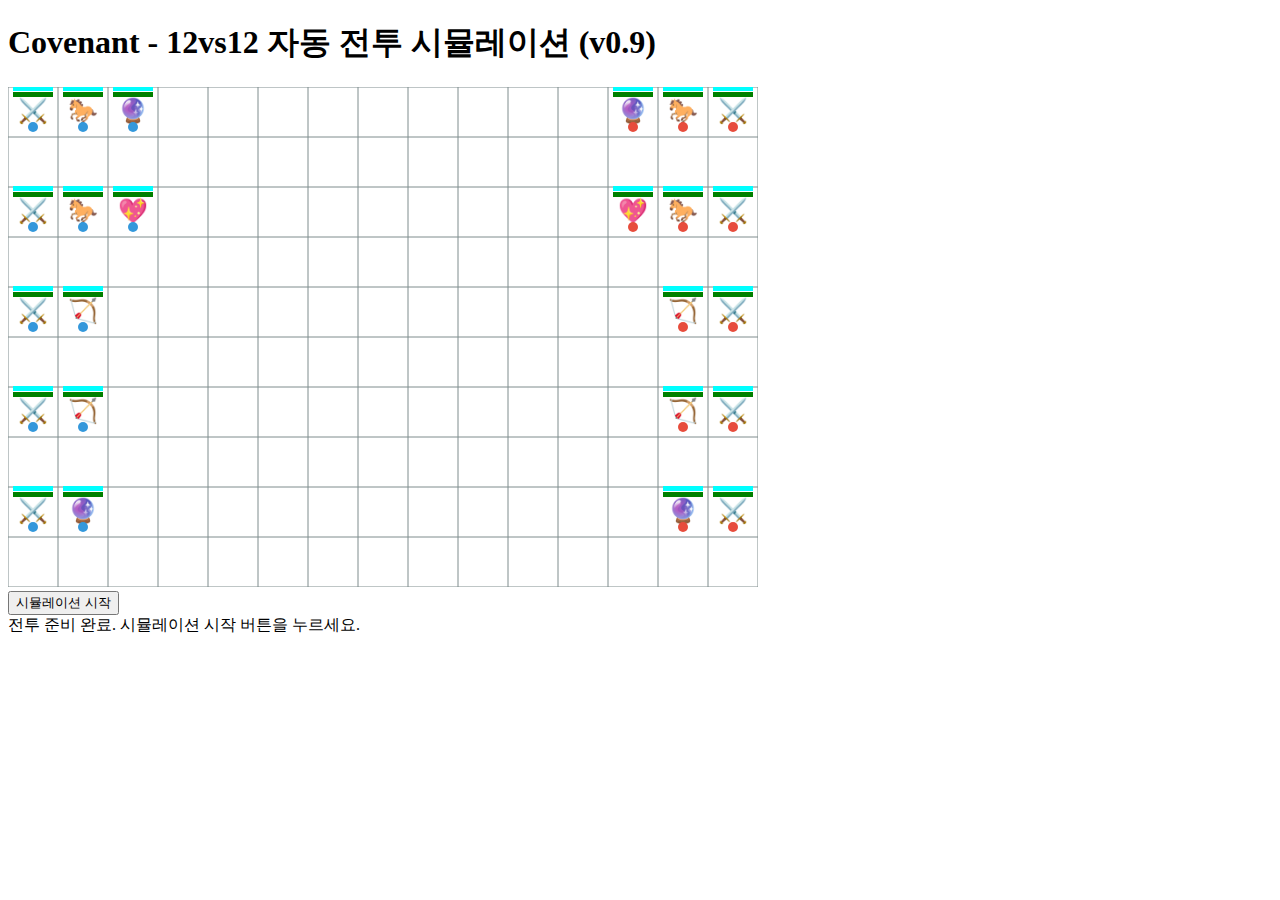
<file: index.html>
<!DOCTYPE html>
<html lang="ko">
<head>
    <meta charset="UTF-8">
    <title>Covenant - 12v12 Auto Battle Simulation (v0.9)</title>
    <link rel="stylesheet" href="css/style.css">
</head>
<body>
    <h1>Covenant - 12vs12 자동 전투 시뮬레이션 (v0.9)</h1>
    <canvas id="gameCanvas" width="750" height="500"></canvas>
    <div id="controls"><button id="startBtn">시뮬레이션 시작</button></div>
    <div id="log"></div>

<script>
// =======================================================================
// 1. 기본 설정 및 데이터 정의 (v0.6과 거의 동일)
// =======================================================================
const canvas = document.getElementById('gameCanvas'), ctx = canvas.getContext('2d');
const startBtn = document.getElementById('startBtn'), logElement = document.getElementById('log');
const GRID_COLS = 15, GRID_ROWS = 10, CELL_SIZE = 50;
const backgroundCanvas = document.createElement('canvas');
backgroundCanvas.width = canvas.width;
backgroundCanvas.height = canvas.height;
const backgroundCtx = backgroundCanvas.getContext('2d');

// [총괄 매니저] 전투 외부 요인을 반영하는 총괄 매니저
const battleMaster = {
    prepareBattle: (units, context) => {
        logMessage(`--- [${context.terrain}] 지형, [${context.weather}] 날씨에서 전투 시작! ---`);
        units.forEach(unit => {
            // 지형 효과 적용
            if (context.terrain === '숲' && unit.classType === 'Archer') {
                unit.contextualBonus.attack += 5;
                logMessage(`🏹 숲 지형 효과로 ${unit.name}의 공격력이 5 증가합니다.`);
            }
            // 날씨 효과 적용
            if (context.weather === '비' && unit.elementalType === 'fire') {
                unit.contextualBonus.attack -= 5;
                logMessage(`💧 비 날씨 효과로 화염 속성 ${unit.name}의 공격력이 5 감소합니다.`);
            }
            // 그 외 영지 버프, 음식 버프 등 모든 외부 요인을 이곳에서 처리
        });
    }
};

// [총괄 매니저] 이번 전투에 적용될 외부 요인 (임시 데이터)
const battleContext = {
    weather: '맑음',
    terrain: '숲',
    playerBuffs: [{ type: 'food', effect: 'hp_up', value: 20 }],
    enemyBuffs: [{ type: 'stage_effect', effect: 'all_stats_up', value: 5 }]
};

// [트리거 시스템] 게임 내 모든 이벤트를 관장하는 방송국
class EventManager {
    constructor() {
        this.listeners = {}; // { 'unitDeath': [callback1, callback2], 'turnStart': [cb1] }
    }

    // 특정 이벤트 구독 (리스너 등록)
    subscribe(eventName, callback) {
        if (!this.listeners[eventName]) {
            this.listeners[eventName] = [];
        }
        this.listeners[eventName].push(callback);
    }

    // 이벤트 발생 방송 (모든 구독자에게 알림)
    publish(eventName, payload) {
        if (!this.listeners[eventName]) {
            return;
        }
        this.listeners[eventName].forEach(callback => {
            callback(payload); // 이벤트 관련 데이터(payload)를 전달
        });
    }
}

// [구조개선] 상태이상을 통합 관리하는 중앙 관리자
class StatusEffectManager {
    constructor() {
        // 전투 전체의 모든 활성 상태이상을 여기에서 관리합니다.
        this.activeEffects = [];
    }

    // 새로운 상태이상을 관리자에 등록
    register(caster, target, skill) {
        const effect = {
            id: (Math.random() + 1).toString(36).substring(7),
            caster,
            target,
            name: skill.debuff,
            duration: skill.duration || 1,
            details: skill.details || {},
            skill,
        };
        this.activeEffects.push(effect);
        target.statusEffects[effect.name] = effect; // 유닛은 빠른 조회를 위해 참조만 가짐
        logMessage(`${target.name}(이)가 [${effect.name}] 효과를 얻었습니다! (${effect.duration}턴 지속)`);
    }

    // 상태이상 제거
    remove(target, statusName) {
        if (target.hasStatus && target.hasStatus(statusName)) {
            this.activeEffects = this.activeEffects.filter(e => !(e.target === target && e.name === statusName));
            delete target.statusEffects[statusName];
            logMessage(`${target.name}의 [${statusName}] 효과가 사라졌습니다.`);
        }
    }
    
    // 턴 종료 시, 모든 효과를 한번에 처리
    updateTurn() {
        logMessage("--- 상태이상 효과 정리 시작 ---");
        // 도트 데미지 및 힐 적용
        this.activeEffects.forEach(effect => {
            if (effect.name === 'poison' && !effect.target.isDead) {
                logMessage(`☠️ ${effect.target.name}(이)가 독 데미지로 ${effect.details.damage} 피해!`);
                effect.target.takeDamage(effect.details.damage);
            }
        });

        // 지속시간 감소 및 만료된 효과 제거
        this.activeEffects = this.activeEffects.filter(effect => {
            effect.duration--;
            if (effect.duration <= 0) {
                delete effect.target.statusEffects[effect.name];
                return false; // 배열에서 제거
            }
            return true; // 유지
        });
    }
}
const statusEffectManager = new StatusEffectManager();
const eventManager = new EventManager();

const AI_STRATEGIES = {
    aggressive: (unit, enemies) => { const target = unit.findBestTarget(enemies); if (target) { unit.moveTowards(target); if(unit.isInRange(target)) unit.attemptSkillOrAttack(target); }},
    kiting: (unit, enemies) => { const target = unit.findBestTarget(enemies); if (target) { const distance = unit.getDistance(target); const safeDistance = unit.range - 1; if (distance < safeDistance) unit.moveAwayFrom(target); else if (distance > unit.range) unit.moveTowards(target, true); if(unit.isInRange(target)) unit.attemptSkillOrAttack(target); }},
    assassin: (unit, enemies) => { const priorityClasses = ['Archer', 'Mage', 'Healer']; let priorityTargets = enemies.filter(e => priorityClasses.includes(e.classType)); let target = unit.findBestTarget(priorityTargets); if (!target) target = unit.findBestTarget(enemies); if (target) { unit.moveTowards(target); if(unit.isInRange(target)) unit.attemptSkillOrAttack(target); }},
    support: (unit, enemies, allies) => { const healTarget = allies.concat(unit).filter(a => !a.isDead && a.hp < a.maxHp).sort((a,b) => (a.hp/a.maxHp) - (b.hp/b.maxHp))[0]; if (healTarget) { unit.moveTowards(healTarget, true); if (unit.isInRange(healTarget)) { const healSkill = unit.skills.map(s => SKILLS[s]).find(s => s.name === '치유'); if(healSkill && Math.random() < healSkill.probability) { healSkill.effect(unit, healTarget); return; } } } AI_STRATEGIES.kiting(unit, enemies); }
};

const UNIT_TEMPLATES = {
    // 플레이어 유닛 템플릿
    p_warrior: { name: '전사', classType: 'Warrior', ai: 'aggressive', hp: 120, attackPower: 20, valor: 20, weight: 50, skills: ['powerStrike'] },
    p_knight:  { name: '기사', classType: 'Warrior', ai: 'aggressive', hp: 150, attackPower: 18, valor: 30, weight: 65, skills: ['stoneSkin'] },
    p_cavalry: { name: '기마병', classType: 'Cavalry', ai: 'assassin', hp: 100, attackPower: 22, valor: 15, weight: 40, skills:['powerStrike'] },
    p_archer:  { name: '궁수', classType: 'Archer',  ai: 'kiting', hp: 70, attackPower: 25, valor: 5, weight: 30 },
    p_healer:  { name: '사제', classType: 'Healer',  ai: 'support', hp: 80, attackPower: 10, valor: 10, weight: 25, skills: ['heal'] },
    p_mage:    { name: '마법사', classType: 'Mage', ai: 'kiting', hp: 60, attackPower: 30, valor: 10, weight: 35 },
    // 적 유닛 템플릿
    e_warrior: { name: '오크 전사', classType: 'Warrior', ai: 'aggressive', hp: 120, attackPower: 20, valor: 20, weight: 55, skills: ['powerStrike'] },
    e_troll:   { name: '트롤', classType: 'Warrior', ai: 'aggressive', hp: 160, attackPower: 18, valor: 10, weight: 80, skills: ['stoneSkin'] },
    e_cavalry: { name: '와르그', classType: 'Cavalry', ai: 'assassin', hp: 100, attackPower: 22, valor: 15, weight: 45 },
    e_archer:  { name: '고블린 궁수', classType: 'Archer', ai: 'kiting', hp: 70, attackPower: 25, valor: 5, weight: 32 },
    e_shaman:  { name: '오크 주술사', classType: 'Healer', ai: 'support', hp: 80, attackPower: 10, valor: 10, weight: 28, skills: ['heal'] },
    e_mage:    { name: '고블린 마법사', classType: 'Mage', ai: 'kiting', hp: 60, attackPower: 30, valor: 10, weight: 38 },
};
const SKILLS = {
    powerStrike: {
        name: '파워 스트라이크',
        type: 'active',
        probability: 0.4,
        effect: (caster, target) => {
            const damage = Math.floor(caster.getAttackPower() * 1.5);
            logMessage(`💥 ${caster.name}의 [${SKILLS.powerStrike.name}]! ${target.name}에게 ${damage} 피해!`);
            target.takeDamage(damage);
            eventManager.publish('skillUsed', { caster: caster, target: target, skill: SKILLS.powerStrike });
        }
    },
    heal: { name: '치유', type: 'active', probability: 0.6, effect: (caster, target) => { const healAmount = Math.floor(caster.attackPower * 2.5); target.hp = Math.min(target.maxHp, target.hp + healAmount); logMessage(`💖 ${caster.name}의 [${SKILLS.heal.name}]! ${target.name}의 체력 ${healAmount} 회복!`); }},
    stoneSkin: { name: '스톤 스킨', type: 'passive', effect: (caster) => { caster.shield += 20; caster.maxShield += 20; logMessage(`🛡️ ${caster.name} [${SKILLS.stoneSkin.name}] 발동! 보호막 20 증가!`); }},
    deathRattle: {
        name: '죽음의 메아리',
        type: 'triggered',
        eventName: 'unitDeath',
        effect: (payload, owner) => {
            if (payload.unit === owner) {
                logMessage(`🔥 ${owner.name}의 [죽음의 메아리] 발동!`);
            }
        }
    },
    vampiricTouch: {
        name: '흡혈의 손길',
        type: 'triggered',
        eventName: 'unitAttack',
        effect: (payload, owner) => {
            if (payload.caster === owner) {
                const healAmount = Math.floor(payload.damage * 0.2);
                owner.hp = Math.min(owner.maxHp, owner.hp + healAmount);
                logMessage(`🩸 ${owner.name}이 [흡혈의 손길]로 체력을 ${healAmount} 회복!`);
            }
        }
    }
};
const CLASS_STATS = { Warrior: { range: 1, moveSpeed: 3, icon: '⚔️' }, Cavalry: { range: 2, moveSpeed: 5, icon: '🐎' }, Archer: { range: 4, moveSpeed: 3, icon: '🏹' }, Mage: { range: 3, moveSpeed: 2, icon: '🔮' }, Healer: { range: 3, moveSpeed: 3, icon: '💖' }};

// Unit 클래스 및 다른 함수들은 v0.6과 동일하게 유지됩니다.
class Unit {
    constructor(template, team, x, y) {
        Object.assign(this, template); this.id = (Math.random() + 1).toString(36).substring(7);
        this.team = team; this.x = x; this.y = y; this.maxHp = this.hp; this.skills = template.skills || [];
        Object.assign(this, CLASS_STATS[this.classType]);
        this.isDead = false; this.hasActed = false; this.shield = this.valor * 2; this.maxShield = this.shield;
        this.bonusAttack = 0;
        this.elementalType = template.elementalType || 'none';
        this.contextualBonus = { attack: 0, defense: 0, hp: 0 };
        this.ai = AI_STRATEGIES[template.ai];
        this.isTaunting = false; this.isStealthed = false;
        this.statusEffects = {};
    }
    hasStatus(name) { return !!this.statusEffects[name]; }
    addStatus(skill) {
        statusEffectManager.register(this, this, skill);
    }
    removeStatus(statusName) {
        statusEffectManager.remove(this, statusName);
    }
    registerTriggers() {
        this.skills.forEach(key => {
            const skill = SKILLS[key];
            if (skill && skill.type === 'triggered') {
                eventManager.subscribe(skill.eventName, payload => skill.effect(payload, this));
            }
        });
    }
    takeTurn(enemies, allies) {
        if(this.isDead || this.hasActed) return;

        // 턴 낭비형 상태이상 체크 (이 부분은 유지)
        if (this.hasStatus('paralysis') || this.hasStatus('sleep')) {
            logMessage(`... ${this.name}(이)가 행동 불능 상태입니다!`);
            this.hasActed = true;
            return;
        }
        this.ai(this, enemies, allies); this.hasActed = true; }
    calculateThreat(target) { if (target.isStealthed) return -1; if (target.isTaunting) return Infinity; const distance = this.getDistance(target); return 100 - distance; }
    findBestTarget(enemies) { if (!enemies || enemies.length === 0) return null; let bestTarget = null; let maxThreat = -Infinity; enemies.forEach(enemy => { const threat = this.calculateThreat(enemy); if (threat > maxThreat) { maxThreat = threat; bestTarget = enemy; } }); return maxThreat < 0 ? null : bestTarget; }
    applyPassiveSkills() { this.skills.forEach(key => SKILLS[key]?.type === 'passive' && SKILLS[key].effect(this)); }
    getAttackPower() {
        const base = this.attackPower + this.bonusAttack + this.contextualBonus.attack;
        const valorBonus = 1 + (this.shield / this.maxShield) * 0.5;
        return Math.floor(base * valorBonus);
    }
    takeDamage(damage) {
        const shieldDmg = Math.min(this.shield, damage);
        this.shield -= shieldDmg;
        this.hp -= (damage - shieldDmg);
        if (this.hp <= 0 && !this.isDead) {
            this.hp = 0;
            this.isDead = true;
            logMessage(`💀 ${this.name} 쓰러짐!`);
            eventManager.publish('unitDeath', { unit: this });
        }
    }
    getDistance(target) { return Math.abs(this.x - target.x) + Math.abs(this.y - target.y); }
    isInRange(target) { return this.getDistance(target) <= this.range; }
    attemptSkillOrAttack(target){ let didUseSkill = false; for (const skillKey of this.skills) { const skill = SKILLS[skillKey]; if (skill?.type === 'active' && skill.name !== '치유' && Math.random() < skill.probability) { skill.effect(this, target); didUseSkill = true; break; } } if (!didUseSkill) this.basicAttack(target); }
    basicAttack(target) {
        const damage = this.getAttackPower();
        logMessage(`⚔️ ${this.name} → ${target.name} 일반 공격! (${damage} 피해)`);
        target.takeDamage(damage);
        eventManager.publish('unitAttack', { caster: this, target: target, damage: damage });
    }
    moveTowards(target, untilInRange = false) { let moved = 0; while(moved < this.moveSpeed){ const distance = this.getDistance(target); if (distance === 0 || (untilInRange && distance <= this.range)) break; let moveX = 0, moveY = 0; if (Math.abs(target.x - this.x) > Math.abs(target.y - this.y)) { moveX = Math.sign(target.x - this.x); } else { moveY = Math.sign(target.y - this.y); } this.x += moveX; this.y += moveY; moved++; } }
    moveAwayFrom(target) { let moved = 0; while(moved < this.moveSpeed){ if (this.getDistance(target) >= this.range) break; let moveX = -Math.sign(target.x - this.x); let moveY = -Math.sign(target.y - this.y); if (this.x + moveX < 0 || this.x + moveX >= GRID_COLS) moveX = 0; if (this.y + moveY < 0 || this.y + moveY >= GRID_ROWS) moveY = 0; if (moveX === 0 && moveY === 0) break; this.x += moveX; this.y += moveY; moved++; } }
}

// =======================================================================
// 3. 렌더링 및 4, 5. 시뮬레이션 실행
// =======================================================================
let playerUnits=[],enemyUnits=[],allUnits=[],isSimulationRunning=!1,logBuffer=[];

// [12v12] 유닛 생성 및 배치 로직 변경
function init() {
    // [12v12] 유닛 생성 및 배치 로직
    const playerTemplates = [
        'p_knight', 'p_knight', 'p_warrior', 'p_warrior', 'p_warrior', 'p_cavalry', 
        'p_cavalry', 'p_archer', 'p_archer', 'p_mage', 'p_mage', 'p_healer'
    ];
    playerUnits = playerTemplates.map((key, i) => {
        const x = Math.floor(i / 5);
        const y = (i % 5) * 2;
        return new Unit(UNIT_TEMPLATES[key], "player", x, y);
    });

    const enemyTemplates = [
        'e_troll', 'e_troll', 'e_warrior', 'e_warrior', 'e_warrior', 'e_cavalry', 
        'e_cavalry', 'e_archer', 'e_archer', 'e_mage', 'e_mage', 'e_shaman'
    ];
    enemyUnits = enemyTemplates.map((key, i) => {
        const x = (GRID_COLS - 1) - Math.floor(i / 5);
        const y = (i % 5) * 2;
        return new Unit(UNIT_TEMPLATES[key], "enemy", x, y);
    });
    
    allUnits=[...playerUnits,...enemyUnits];

    // [총괄 매니저] 전투 시작 전, 외부 요인 적용 (핵심 수정 사항)
    battleMaster.prepareBattle(allUnits, battleContext);

    // [트리거 시스템] 각 유닛의 트리거 스킬 등록
    allUnits.forEach(unit => unit.registerTriggers());
    
    // [상태이상] 패시브 스킬 발동
    logMessage("--- 전투 시작! 패시브 스킬 발동 ---");
    allUnits.forEach(t=>t.applyPassiveSkills());
    flushLog();

    // 초기화 메시지 및 렌더링 루프 시작
    logElement.innerHTML = "";
    logMessage("전투 준비 완료. 시뮬레이션 시작 버튼을 누르세요.");
    flushLog();
    let t=function(){render(allUnits),isSimulationRunning&&requestAnimationFrame(t)};
    requestAnimationFrame(t);
}

// 나머지 실행 로직은 v0.6과 동일합니다.
async function runTurn() {
    logMessage("--- 새로운 턴 시작 ---");
    const turnOrder = allUnits
        .filter(u => !u.isDead)
        .sort((a, b) => a.weight - b.weight);
    turnOrder.forEach(u => (u.hasActed = false));

    for (const unit of turnOrder) {
        if (unit.isDead) continue;
        const enemies =
            unit.team === "player"
                ? enemyUnits.filter(u => !u.isDead)
                : playerUnits.filter(u => !u.isDead);
        const allies =
            unit.team === "player"
                ? playerUnits.filter(u => !u.isDead)
                : enemyUnits.filter(u => !u.isDead);
        unit.takeTurn(enemies, allies);
        await sleep(100);
    }

    logMessage("--- 모든 유닛 행동 종료 ---");
    statusEffectManager.updateTurn();
    flushLog();

    if (playerUnits.filter(u => !u.isDead).length === 0) {
        logMessage("패배!");
        isSimulationRunning = false;
        startBtn.disabled = false;
        return flushLog();
    }

    if (enemyUnits.filter(u => !u.isDead).length === 0) {
        logMessage("승리!");
        isSimulationRunning = false;
        startBtn.disabled = false;
        return flushLog();
    }

    if (isSimulationRunning) {
        setTimeout(runTurn, 500);
    }
}
function preRenderGrid(){backgroundCtx.strokeStyle="#7f8c8d",backgroundCtx.lineWidth=1;for(let t=0;t<=GRID_COLS;t++)backgroundCtx.beginPath(),backgroundCtx.moveTo(t*CELL_SIZE,0),backgroundCtx.lineTo(t*CELL_SIZE,GRID_ROWS*CELL_SIZE),backgroundCtx.stroke();for(let t=0;t<=GRID_ROWS;t++)backgroundCtx.beginPath(),backgroundCtx.moveTo(0,t*CELL_SIZE),backgroundCtx.lineTo(GRID_COLS*CELL_SIZE,t*CELL_SIZE),backgroundCtx.stroke()}
function drawUnits(t){t.forEach(t=>{if(t.isDead)return;const e=t.x*CELL_SIZE+CELL_SIZE/2,i=t.y*CELL_SIZE+CELL_SIZE/2;ctx.font="24px sans-serif",ctx.textAlign="center",ctx.textBaseline="middle",ctx.fillText(t.icon,e,i),ctx.fillStyle="player"===t.team?"#3498db":"#e74c3c",ctx.beginPath(),ctx.arc(e,i+15,5,0,2*Math.PI),ctx.fill();const s=.8*CELL_SIZE,a=t.hp/t.maxHp;if(ctx.fillStyle="#555",ctx.fillRect(e-s/2,i-20,s,5),ctx.fillStyle="green",ctx.fillRect(e-s/2,i-20,s*a,5),t.maxShield>0){const a=t.shield/t.maxShield;ctx.fillStyle="#555",ctx.fillRect(e-s/2,i-26,s,5),ctx.fillStyle="cyan",ctx.fillRect(e-s/2,i-26,s*a,5)}})}
function render(t){ctx.clearRect(0,0,canvas.width,canvas.height),ctx.drawImage(backgroundCanvas,0,0),drawUnits(t)}
function sleep(t){return new Promise(e=>setTimeout(e,t))}
function logMessage(t){logBuffer.push(t)}
function flushLog(){logBuffer.length>0&&(logElement.innerHTML+=logBuffer.join("<br>"),logElement.scrollTop=logElement.scrollHeight,logBuffer=[])}
startBtn.addEventListener("click",()=>{isSimulationRunning||(isSimulationRunning=!0,startBtn.disabled=!0,init(),runTurn())});
window.onload=()=>{preRenderGrid(),init(),render(allUnits)};
</script>
</body>
</html>
</file>
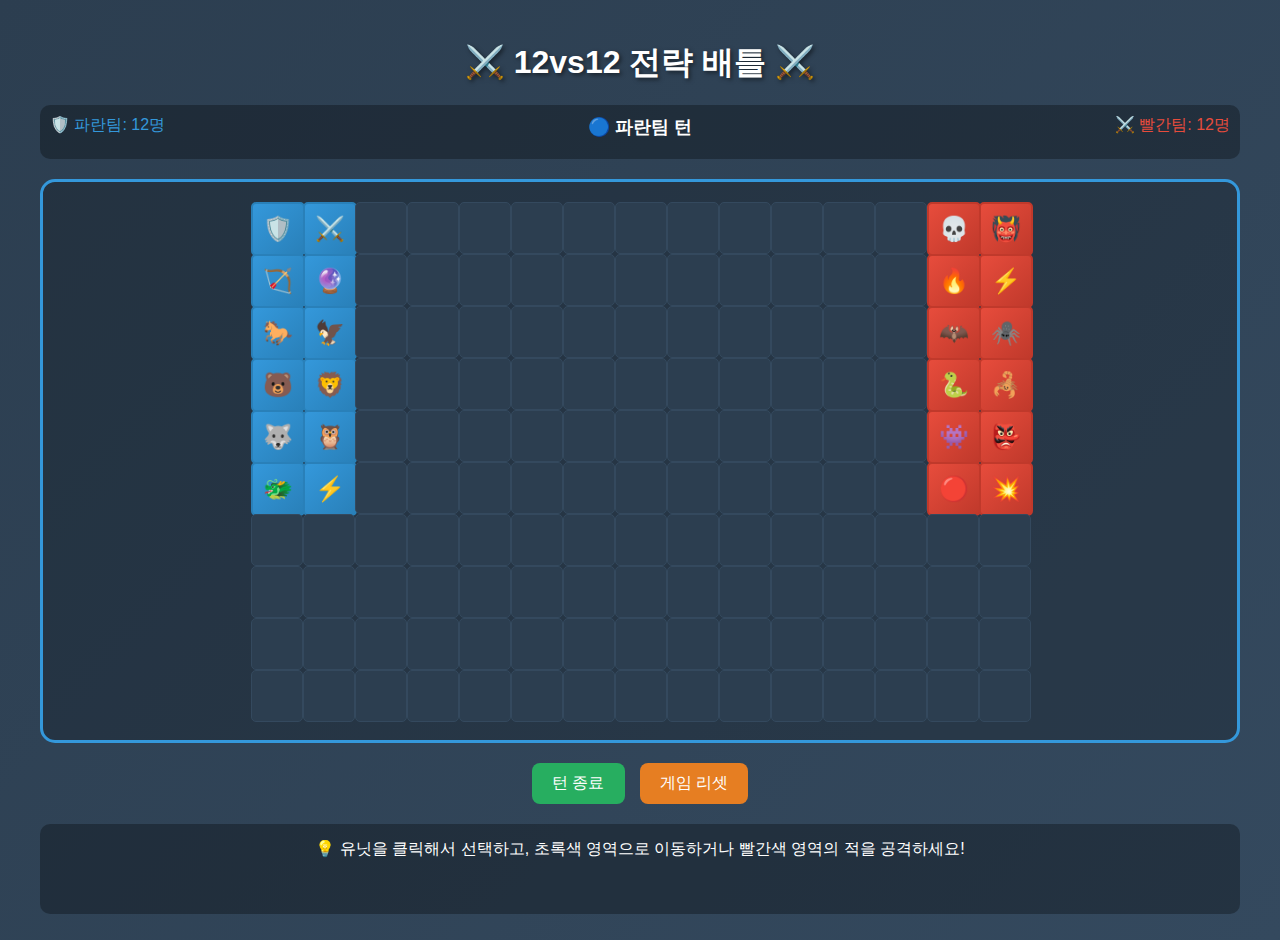
<file: battlefield_sample.html>
<!DOCTYPE html>
<html lang="ko">
<head>
    <meta charset="UTF-8">
    <meta name="viewport" content="width=device-width, initial-scale=1.0">
    <title>12vs12 배틀 그리드</title>
    <style>
        body {
            font-family: 'Arial', sans-serif;
            background: linear-gradient(135deg, #2c3e50, #34495e);
            color: white;
            margin: 0;
            padding: 20px;
            min-height: 100vh;
        }
        
        .game-container {
            max-width: 1200px;
            margin: 0 auto;
            text-align: center;
        }
        
        h1 {
            margin-bottom: 20px;
            text-shadow: 2px 2px 4px rgba(0,0,0,0.5);
        }
        
        .game-info {
            display: flex;
            justify-content: space-between;
            margin-bottom: 20px;
            padding: 10px;
            background: rgba(0,0,0,0.3);
            border-radius: 10px;
        }
        
        .team-info {
            display: flex;
            flex-direction: column;
            align-items: center;
        }
        
        .current-turn {
            font-size: 18px;
            font-weight: bold;
            margin-bottom: 10px;
        }
        
        .battle-grid {
            display: grid;
            grid-template-columns: repeat(15, 50px);
            grid-template-rows: repeat(10, 50px);
            gap: 2px;
            justify-content: center;
            margin: 20px auto;
            padding: 20px;
            background: rgba(0,0,0,0.2);
            border-radius: 15px;
            border: 3px solid #3498db;
        }
        
        .grid-cell {
            width: 50px;
            height: 50px;
            border: 1px solid #34495e;
            display: flex;
            align-items: center;
            justify-content: center;
            cursor: pointer;
            font-size: 24px;
            background: #2c3e50;
            border-radius: 5px;
            transition: all 0.3s ease;
        }
        
        .grid-cell:hover {
            background: #3498db;
            transform: scale(1.1);
        }
        
        .blue-team {
            background: linear-gradient(135deg, #3498db, #2980b9);
            border: 2px solid #2980b9;
        }
        
        .red-team {
            background: linear-gradient(135deg, #e74c3c, #c0392b);
            border: 2px solid #c0392b;
        }
        
        .selected {
            box-shadow: 0 0 20px #f1c40f;
            border: 3px solid #f1c40f;
        }
        
        .possible-move {
            background: rgba(46, 204, 113, 0.7) !important;
            border: 2px solid #27ae60;
        }
        
        .possible-attack {
            background: rgba(231, 76, 60, 0.7) !important;
            border: 2px solid #c0392b;
        }
        
        .controls {
            margin-top: 20px;
            display: flex;
            justify-content: center;
            gap: 15px;
        }
        
        button {
            padding: 10px 20px;
            font-size: 16px;
            border: none;
            border-radius: 8px;
            cursor: pointer;
            transition: all 0.3s ease;
        }
        
        .end-turn {
            background: #27ae60;
            color: white;
        }
        
        .end-turn:hover {
            background: #2ecc71;
            transform: translateY(-2px);
        }
        
        .reset {
            background: #e67e22;
            color: white;
        }
        
        .reset:hover {
            background: #f39c12;
            transform: translateY(-2px);
        }
        
        .unit-info {
            margin-top: 20px;
            padding: 15px;
            background: rgba(0,0,0,0.3);
            border-radius: 10px;
            min-height: 60px;
        }
        
        .game-over {
            position: fixed;
            top: 50%;
            left: 50%;
            transform: translate(-50%, -50%);
            background: rgba(0,0,0,0.9);
            padding: 30px;
            border-radius: 15px;
            border: 3px solid #f1c40f;
            z-index: 1000;
            text-align: center;
        }
        
        @media (max-width: 768px) {
            .battle-grid {
                grid-template-columns: repeat(15, 35px);
                grid-template-rows: repeat(10, 35px);
                gap: 1px;
            }
            
            .grid-cell {
                width: 35px;
                height: 35px;
                font-size: 18px;
            }
        }
    </style>
</head>
<body>
    <div class="game-container">
        <h1>⚔️ 12vs12 전략 배틀 ⚔️</h1>
        
        <div class="game-info">
            <div class="team-info">
                <div style="color: #3498db;">🛡️ 파란팀: <span id="blueCount">12</span>명</div>
            </div>
            <div class="current-turn" id="currentTurn">🔵 파란팀 턴</div>
            <div class="team-info">
                <div style="color: #e74c3c;">⚔️ 빨간팀: <span id="redCount">12</span>명</div>
            </div>
        </div>
        
        <div class="battle-grid" id="battleGrid"></div>
        
        <div class="controls">
            <button class="end-turn" onclick="endTurn()">턴 종료</button>
            <button class="reset" onclick="resetGame()">게임 리셋</button>
        </div>
        
        <div class="unit-info" id="unitInfo">
            💡 유닛을 클릭해서 선택하고, 초록색 영역으로 이동하거나 빨간색 영역의 적을 공격하세요!
        </div>
    </div>

    <script>
        // 게임 상태 변수들
        let currentTeam = 'blue'; // 현재 턴인 팀
        let selectedUnit = null; // 선택된 유닛
        let gameBoard = []; // 게임 보드 상태
        let unitsData = {}; // 각 유닛의 상세 정보
        
        // 팀별 유닛 이모지 (다양한 종류)
        const blueUnits = ['🛡️', '⚔️', '🏹', '🔮', '🐎', '🦅', '🐻', '🦁', '🐺', '🦉', '🐲', '⚡'];
        const redUnits = ['💀', '👹', '🔥', '⚡', '🦇', '🕷️', '🐍', '🦂', '👾', '👺', '🔴', '💥'];
        
        // 게임 초기화
        function initGame() {
            const grid = document.getElementById('battleGrid');
            grid.innerHTML = '';
            gameBoard = [];
            unitsData = {};
            
            // 15x10 그리드 생성
            for (let row = 0; row < 10; row++) {
                gameBoard[row] = [];
                for (let col = 0; col < 15; col++) {
                    const cell = document.createElement('div');
                    cell.className = 'grid-cell';
                    cell.dataset.row = row;
                    cell.dataset.col = col;
                    cell.onclick = () => handleCellClick(row, col);
                    
                    gameBoard[row][col] = null;
                    
                    // 파란팀 배치 (왼쪽 2열)
                    if (col < 2) {
                        const unitIndex = row * 2 + col;
                        if (unitIndex < 12) {
                            const unitEmoji = blueUnits[unitIndex];
                            cell.textContent = unitEmoji;
                            cell.classList.add('blue-team');
                            gameBoard[row][col] = { team: 'blue', emoji: unitEmoji, hp: 100, moved: false };
                            unitsData[`${row}-${col}`] = {
                                name: getUnitName(unitEmoji, 'blue'),
                                hp: 100,
                                attack: 20,
                                defense: 15
                            };
                        }
                    }
                    
                    // 빨간팀 배치 (오른쪽 2열)
                    if (col >= 13) {
                        const unitIndex = row * 2 + (col - 13);
                        if (unitIndex < 12) {
                            const unitEmoji = redUnits[unitIndex];
                            cell.textContent = unitEmoji;
                            cell.classList.add('red-team');
                            gameBoard[row][col] = { team: 'red', emoji: unitEmoji, hp: 100, moved: false };
                            unitsData[`${row}-${col}`] = {
                                name: getUnitName(unitEmoji, 'red'),
                                hp: 100,
                                attack: 20,
                                defense: 15
                            };
                        }
                    }
                    
                    grid.appendChild(cell);
                }
            }
            
            currentTeam = 'blue';
            selectedUnit = null;
            updateDisplay();
        }
        
        // 유닛 이름 생성
        function getUnitName(emoji, team) {
            const names = {
                '🛡️': '방패병', '⚔️': '검사', '🏹': '궁수', '🔮': '마법사',
                '🐎': '기사', '🦅': '독수리', '🐻': '곰전사', '🦁': '사자왕',
                '🐺': '늑대', '🦉': '올빼미', '🐲': '드래곤', '⚡': '번개술사',
                '💀': '해골병', '👹': '오크', '🔥': '화염마법사', '🦇': '박쥐',
                '🕷️': '거미', '🐍': '독사', '🦂': '전갈', '👾': '몬스터',
                '👺': '도깨비', '🔴': '붉은전사', '💥': '폭발마법사'
            };
            return names[emoji] || '알 수 없는 유닛';
        }
        
        // 셀 클릭 처리
        function handleCellClick(row, col) {
            const cell = document.querySelector(`[data-row="${row}"][data-col="${col}"]`);
            const unit = gameBoard[row][col];
            
            // 가능한 이동/공격 위치 클릭한 경우
            if (cell.classList.contains('possible-move')) {
                moveUnit(selectedUnit.row, selectedUnit.col, row, col);
                return;
            }
            
            if (cell.classList.contains('possible-attack')) {
                attackUnit(selectedUnit.row, selectedUnit.col, row, col);
                return;
            }
            
            // 유닛 선택
            if (unit && unit.team === currentTeam && !unit.moved) {
                selectUnit(row, col);
            } else {
                clearSelection();
            }
        }
        
        // 유닛 선택
        function selectUnit(row, col) {
            clearHighlights();
            selectedUnit = { row, col };
            
            const cell = document.querySelector(`[data-row="${row}"][data-col="${col}"]`);
            cell.classList.add('selected');
            
            showPossibleMoves(row, col);
            showUnitInfo(row, col);
        }
        
        // 가능한 이동 위치 표시
        function showPossibleMoves(row, col) {
            for (let r = Math.max(0, row - 2); r <= Math.min(9, row + 2); r++) {
                for (let c = Math.max(0, col - 2); c <= Math.min(14, col + 2); c++) {
                    if (r === row && c === col) continue;
                    
                    const distance = Math.abs(r - row) + Math.abs(c - col);
                    if (distance <= 3) {
                        const cell = document.querySelector(`[data-row="${r}"][data-col="${c}"]`);
                        const targetUnit = gameBoard[r][c];
                        
                        if (!targetUnit) {
                            cell.classList.add('possible-move');
                        } else if (targetUnit.team !== currentTeam) {
                            cell.classList.add('possible-attack');
                        }
                    }
                }
            }
        }
        
        // 유닛 이동
        function moveUnit(fromRow, fromCol, toRow, toCol) {
            const unit = gameBoard[fromRow][fromCol];
            const fromCell = document.querySelector(`[data-row="${fromRow}"][data-col="${fromCol}"]`);
            const toCell = document.querySelector(`[data-row="${toRow}"][data-col="${toCol}"]`);
            
            // 보드 상태 업데이트
            gameBoard[toRow][toCol] = unit;
            gameBoard[fromRow][fromCol] = null;
            unit.moved = true;
            
            // 유닛 데이터 이동
            unitsData[`${toRow}-${toCol}`] = unitsData[`${fromRow}-${fromCol}`];
            delete unitsData[`${fromRow}-${fromCol}`];
            
            // 화면 업데이트
            toCell.textContent = unit.emoji;
            toCell.className = `grid-cell ${unit.team}-team`;
            fromCell.textContent = '';
            fromCell.className = 'grid-cell';
            
            clearSelection();
            updateUnitInfo(`${unit.emoji} ${unitsData[`${toRow}-${toCol}`].name}이(가) 이동했습니다!`);
        }
        
        // 유닛 공격
        function attackUnit(attackerRow, attackerCol, targetRow, targetCol) {
            const attacker = gameBoard[attackerRow][attackerCol];
            const target = gameBoard[targetRow][targetCol];
            const attackerData = unitsData[`${attackerRow}-${attackerCol}`];
            const targetData = unitsData[`${targetRow}-${targetCol}`];
            
            // 데미지 계산
            const damage = Math.max(5, attackerData.attack - targetData.defense + Math.random() * 10);
            targetData.hp -= Math.floor(damage);
            
            attacker.moved = true;
            
            if (targetData.hp <= 0) {
                // 유닛 제거
                const targetCell = document.querySelector(`[data-row="${targetRow}"][data-col="${targetCol}"]`);
                targetCell.textContent = '';
                targetCell.className = 'grid-cell';
                gameBoard[targetRow][targetCol] = null;
                delete unitsData[`${targetRow}-${targetCol}`];
                
                updateUnitInfo(`💥 ${attackerData.name}이(가) ${getUnitName(target.emoji)}을(를) 처치했습니다!`);
            } else {
                updateUnitInfo(`⚔️ ${attackerData.name}이(가) ${targetData.name}에게 ${Math.floor(damage)} 데미지! (HP: ${targetData.hp})`);
            }
            
            clearSelection();
            updateDisplay();
            checkGameOver();
        }
        
        // 선택 해제 및 하이라이트 제거
        function clearSelection() {
            selectedUnit = null;
            clearHighlights();
        }
        
        function clearHighlights() {
            document.querySelectorAll('.grid-cell').forEach(cell => {
                cell.classList.remove('selected', 'possible-move', 'possible-attack');
            });
        }
        
        // 유닛 정보 표시
        function showUnitInfo(row, col) {
            const unit = gameBoard[row][col];
            const unitData = unitsData[`${row}-${col}`];
            updateUnitInfo(`${unit.emoji} ${unitData.name} | HP: ${unitData.hp} | 공격: ${unitData.attack} | 방어: ${unitData.defense}`);
        }
        
        function updateUnitInfo(text) {
            document.getElementById('unitInfo').textContent = text;
        }
        
        // 턴 종료
        function endTurn() {
            // 모든 유닛의 이동 상태 초기화
            for (let row = 0; row < 10; row++) {
                for (let col = 0; col < 15; col++) {
                    if (gameBoard[row][col] && gameBoard[row][col].team === currentTeam) {
                        gameBoard[row][col].moved = false;
                    }
                }
            }
            
            currentTeam = currentTeam === 'blue' ? 'red' : 'blue';
            clearSelection();
            updateDisplay();
            updateUnitInfo(`${currentTeam === 'blue' ? '🔵 파란팀' : '🔴 빨간팀'}의 턴입니다!`);
        }
        
        // 화면 업데이트
        function updateDisplay() {
            const blueCount = Object.keys(unitsData).filter(key => {
                const [row, col] = key.split('-');
                return gameBoard[row][col] && gameBoard[row][col].team === 'blue';
            }).length;
            
            const redCount = Object.keys(unitsData).filter(key => {
                const [row, col] = key.split('-');
                return gameBoard[row][col] && gameBoard[row][col].team === 'red';
            }).length;
            
            document.getElementById('blueCount').textContent = blueCount;
            document.getElementById('redCount').textContent = redCount;
            document.getElementById('currentTurn').textContent = currentTeam === 'blue' ? '🔵 파란팀 턴' : '🔴 빨간팀 턴';
        }
        
        // 게임 종료 확인
        function checkGameOver() {
            const blueCount = Object.keys(unitsData).filter(key => {
                const [row, col] = key.split('-');
                return gameBoard[row][col] && gameBoard[row][col].team === 'blue';
            }).length;
            
            const redCount = Object.keys(unitsData).filter(key => {
                const [row, col] = key.split('-');
                return gameBoard[row][col] && gameBoard[row][col].team === 'red';
            }).length;
            
            if (blueCount === 0) {
                showGameOver('🔴 빨간팀 승리!');
            } else if (redCount === 0) {
                showGameOver('🔵 파란팀 승리!');
            }
        }
        
        function showGameOver(message) {
            const gameOverDiv = document.createElement('div');
            gameOverDiv.className = 'game-over';
            gameOverDiv.innerHTML = `
                <h2>${message}</h2>
                <button onclick="resetGame(); this.parentElement.remove();" style="margin-top: 15px; padding: 10px 20px; background: #27ae60; color: white; border: none; border-radius: 5px; cursor: pointer;">새 게임</button>
            `;
            document.body.appendChild(gameOverDiv);
        }
        
        // 게임 리셋
        function resetGame() {
            const gameOverElement = document.querySelector('.game-over');
            if (gameOverElement) {
                gameOverElement.remove();
            }
            initGame();
            updateUnitInfo('💡 유닛을 클릭해서 선택하고, 초록색 영역으로 이동하거나 빨간색 영역의 적을 공격하세요!');
        }
        
        // 게임 시작
        initGame();
    </script>
</body>
</html>
</file>
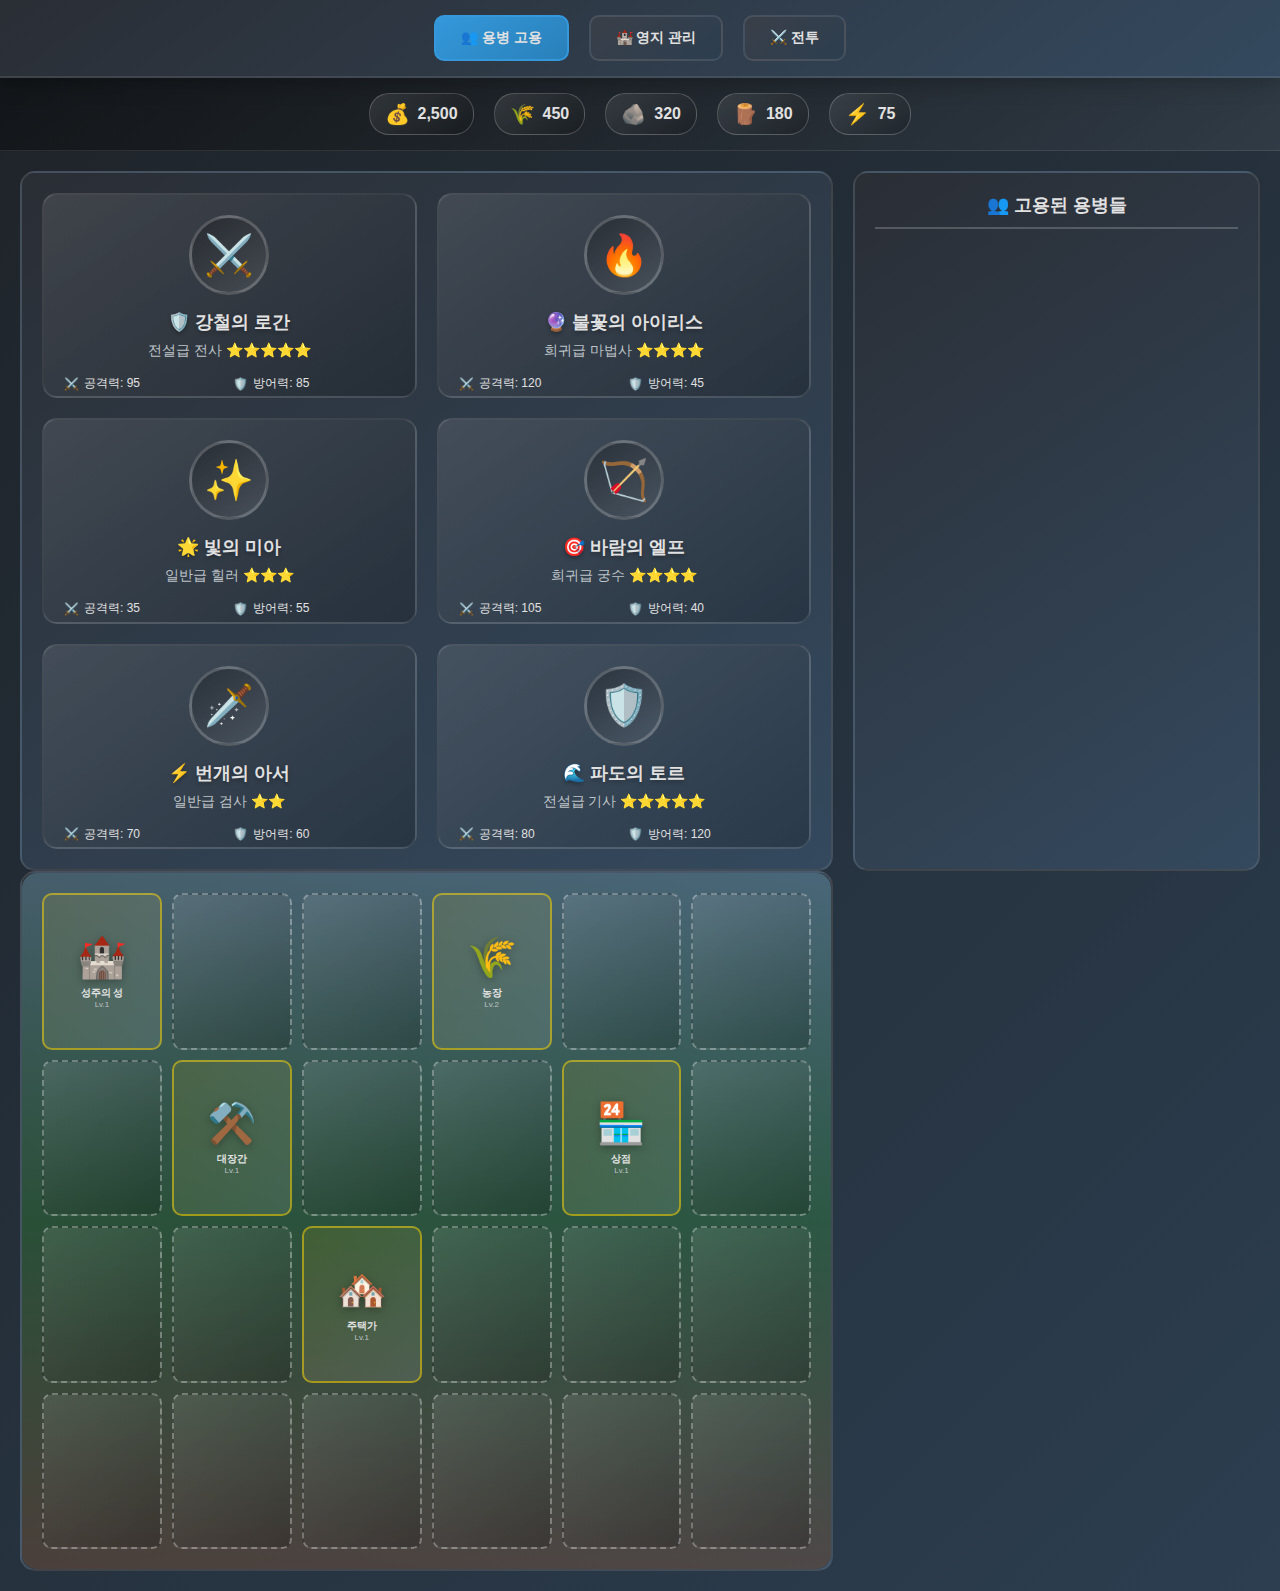
<file: mercenary_territory_ui_sample.html>
<!DOCTYPE html>
<html lang="ko">
<head>
    <meta charset="UTF-8">
    <meta name="viewport" content="width=device-width, initial-scale=1.0">
    <title>🏰 용병 고용 & 영지 관리</title>
    <style>
        * {
            margin: 0;
            padding: 0;
            box-sizing: border-box;
            font-family: 'Malgun Gothic', sans-serif;
        }
        
        body {
            background: linear-gradient(135deg, #1e2328 0%, #2c3e50 100%);
            color: #e1e1e1;
            min-height: 100vh;
        }
        
        /* 상단 네비게이션 */
        #nav-bar {
            display: flex;
            justify-content: center;
            background: linear-gradient(145deg, #2a2e35, #34495e);
            padding: 15px;
            box-shadow: 0 4px 20px rgba(0, 0, 0, 0.3);
            border-bottom: 2px solid rgba(255, 255, 255, 0.1);
        }
        
        .nav-button {
            padding: 12px 25px;
            margin: 0 10px;
            border: none;
            border-radius: 10px;
            background: linear-gradient(145deg, #3a3f48, #2c3e50);
            color: #e1e1e1;
            font-size: 14px;
            cursor: pointer;
            transition: all 0.3s ease;
            font-weight: bold;
            border: 2px solid rgba(255, 255, 255, 0.1);
        }
        
        .nav-button:hover {
            transform: translateY(-3px);
            box-shadow: 0 8px 25px rgba(0, 0, 0, 0.4);
            border-color: rgba(255, 255, 255, 0.3);
        }
        
        .nav-button.active {
            background: linear-gradient(145deg, #3498db, #2980b9);
            border-color: #3498db;
        }
        
        /* 자원 표시 바 */
        #resource-bar {
            display: flex;
            justify-content: center;
            background: linear-gradient(145deg, rgba(0, 0, 0, 0.4), rgba(255, 255, 255, 0.05));
            padding: 15px;
            border-bottom: 1px solid rgba(255, 255, 255, 0.1);
        }
        
        .resource-item {
            display: flex;
            align-items: center;
            background: linear-gradient(145deg, rgba(255, 255, 255, 0.1), rgba(0, 0, 0, 0.2));
            padding: 8px 15px;
            margin: 0 10px;
            border-radius: 20px;
            border: 1px solid rgba(255, 255, 255, 0.2);
        }
        
        .resource-icon {
            font-size: 20px;
            margin-right: 8px;
        }
        
        .resource-amount {
            font-weight: bold;
            font-size: 16px;
        }
        
        /* 메인 컨테이너 */
        #main-container {
            max-width: 1400px;
            margin: 0 auto;
            padding: 20px;
        }
        
        /* 화면 전환 */
        .screen {
            display: none;
        }
        
        .screen.active {
            display: block;
        }
        
        /* 용병 고용 화면 */
        #mercenary-screen {
            display: grid;
            grid-template-columns: 2fr 1fr;
            gap: 20px;
            height: calc(100vh - 200px);
        }
        
        #mercenary-grid {
            display: grid;
            grid-template-columns: repeat(auto-fill, minmax(300px, 1fr));
            gap: 20px;
            max-height: 100%;
            overflow-y: auto;
            padding: 20px;
            background: linear-gradient(145deg, #2a2e35, #34495e);
            border-radius: 15px;
            border: 2px solid rgba(255, 255, 255, 0.1);
        }
        
        .mercenary-card {
            background: linear-gradient(145deg, rgba(255, 255, 255, 0.1), rgba(0, 0, 0, 0.2));
            border-radius: 15px;
            padding: 20px;
            border: 2px solid rgba(255, 255, 255, 0.1);
            transition: all 0.3s ease;
            cursor: pointer;
            position: relative;
            overflow: hidden;
        }
        
        .mercenary-card:hover {
            transform: translateY(-8px);
            box-shadow: 0 15px 40px rgba(0, 0, 0, 0.3);
            border-color: rgba(255, 255, 255, 0.4);
        }
        
        .mercenary-card::before {
            content: '';
            position: absolute;
            top: 0;
            left: -100%;
            width: 100%;
            height: 100%;
            background: linear-gradient(90deg, transparent, rgba(255, 255, 255, 0.1), transparent);
            transition: left 0.5s ease;
        }
        
        .mercenary-card:hover::before {
            left: 100%;
        }
        
        .mercenary-portrait {
            width: 80px;
            height: 80px;
            background: linear-gradient(145deg, rgba(0, 0, 0, 0.3), rgba(255, 255, 255, 0.1));
            border-radius: 50%;
            margin: 0 auto 15px;
            display: flex;
            align-items: center;
            justify-content: center;
            font-size: 40px;
            border: 3px solid rgba(255, 255, 255, 0.2);
        }
        
        .mercenary-name {
            font-size: 18px;
            font-weight: bold;
            text-align: center;
            margin-bottom: 8px;
            text-shadow: 0 2px 4px rgba(0, 0, 0, 0.3);
        }
        
        .mercenary-class {
            text-align: center;
            color: #bdc3c7;
            margin-bottom: 15px;
            font-size: 14px;
        }
        
        .mercenary-stats {
            display: grid;
            grid-template-columns: 1fr 1fr;
            gap: 8px;
            margin-bottom: 15px;
        }
        
        .stat-item {
            display: flex;
            align-items: center;
            font-size: 12px;
        }
        
        .stat-icon {
            margin-right: 5px;
        }
        
        .mercenary-price {
            display: flex;
            align-items: center;
            justify-content: center;
            background: linear-gradient(145deg, rgba(255, 215, 0, 0.2), rgba(255, 215, 0, 0.1));
            padding: 8px;
            border-radius: 8px;
            margin-bottom: 15px;
            border: 1px solid rgba(255, 215, 0, 0.3);
        }
        
        .hire-button {
            width: 100%;
            padding: 10px;
            border: none;
            border-radius: 8px;
            background: linear-gradient(145deg, #27ae60, #2ecc71);
            color: white;
            font-weight: bold;
            cursor: pointer;
            transition: all 0.3s ease;
        }
        
        .hire-button:hover {
            background: linear-gradient(145deg, #2ecc71, #58d68d);
            transform: translateY(-2px);
        }
        
        .hire-button:disabled {
            background: linear-gradient(145deg, #7f8c8d, #95a5a6);
            cursor: not-allowed;
            transform: none;
        }
        
        /* 용병 관리 패널 */
        #hired-mercenaries {
            background: linear-gradient(145deg, #2a2e35, #34495e);
            border-radius: 15px;
            padding: 20px;
            border: 2px solid rgba(255, 255, 255, 0.1);
        }
        
        .panel-title {
            font-size: 18px;
            font-weight: bold;
            text-align: center;
            margin-bottom: 20px;
            border-bottom: 2px solid rgba(255, 255, 255, 0.2);
            padding-bottom: 10px;
        }
        
        .hired-list {
            max-height: 400px;
            overflow-y: auto;
        }
        
        .hired-mercenary {
            display: flex;
            align-items: center;
            background: linear-gradient(145deg, rgba(255, 255, 255, 0.05), rgba(0, 0, 0, 0.1));
            padding: 12px;
            margin-bottom: 10px;
            border-radius: 10px;
            border: 1px solid rgba(255, 255, 255, 0.1);
        }
        
        .hired-portrait {
            width: 50px;
            height: 50px;
            background: linear-gradient(145deg, rgba(0, 0, 0, 0.3), rgba(255, 255, 255, 0.1));
            border-radius: 50%;
            display: flex;
            align-items: center;
            justify-content: center;
            margin-right: 12px;
            font-size: 24px;
            border: 2px solid rgba(255, 255, 255, 0.2);
        }
        
        .hired-info {
            flex: 1;
        }
        
        .hired-name {
            font-weight: bold;
            margin-bottom: 4px;
        }
        
        .hired-status {
            font-size: 12px;
            color: #bdc3c7;
        }
        
        /* 영지 관리 화면 */
        #territory-screen {
            display: grid;
            grid-template-columns: 2fr 1fr;
            gap: 20px;
            height: calc(100vh - 200px);
        }
        
        #territory-map {
            background: linear-gradient(145deg, #2a2e35, #34495e);
            border-radius: 15px;
            padding: 20px;
            border: 2px solid rgba(255, 255, 255, 0.1);
            position: relative;
            overflow: hidden;
        }
        
        #territory-map::before {
            content: '';
            position: absolute;
            top: 0;
            left: 0;
            right: 0;
            bottom: 0;
            background: linear-gradient(180deg, #87CEEB 0%, #228B22 50%, #8B4513 100%);
            opacity: 0.3;
            border-radius: 15px;
        }
        
        .territory-grid {
            display: grid;
            grid-template-columns: repeat(6, 1fr);
            grid-template-rows: repeat(4, 1fr);
            gap: 10px;
            height: 100%;
            position: relative;
            z-index: 1;
        }
        
        .territory-slot {
            background: linear-gradient(145deg, rgba(255, 255, 255, 0.1), rgba(0, 0, 0, 0.2));
            border-radius: 10px;
            border: 2px dashed rgba(255, 255, 255, 0.3);
            display: flex;
            flex-direction: column;
            align-items: center;
            justify-content: center;
            cursor: pointer;
            transition: all 0.3s ease;
            position: relative;
        }
        
        .territory-slot:hover {
            border-color: rgba(255, 255, 255, 0.6);
            background: linear-gradient(145deg, rgba(255, 255, 255, 0.2), rgba(0, 0, 0, 0.1));
        }
        
        .territory-slot.occupied {
            border-style: solid;
            border-color: rgba(255, 215, 0, 0.5);
            background: linear-gradient(145deg, rgba(255, 215, 0, 0.1), rgba(255, 255, 255, 0.1));
        }
        
        .building-icon {
            font-size: 40px;
            margin-bottom: 5px;
            filter: drop-shadow(0 2px 4px rgba(0, 0, 0, 0.3));
        }
        
        .building-name {
            font-size: 10px;
            text-align: center;
            font-weight: bold;
        }
        
        .building-level {
            font-size: 8px;
            color: #bdc3c7;
        }
        
        /* 건물 관리 패널 */
        #building-panel {
            background: linear-gradient(145deg, #2a2e35, #34495e);
            border-radius: 15px;
            padding: 20px;
            border: 2px solid rgba(255, 255, 255, 0.1);
        }
        
        .building-category {
            margin-bottom: 20px;
        }
        
        .category-title {
            font-size: 16px;
            font-weight: bold;
            margin-bottom: 10px;
            color: #3498db;
        }
        
        .building-option {
            display: flex;
            align-items: center;
            background: linear-gradient(145deg, rgba(255, 255, 255, 0.05), rgba(0, 0, 0, 0.1));
            padding: 12px;
            margin-bottom: 8px;
            border-radius: 8px;
            cursor: pointer;
            transition: all 0.3s ease;
            border: 1px solid rgba(255, 255, 255, 0.1);
        }
        
        .building-option:hover {
            background: linear-gradient(145deg, rgba(255, 255, 255, 0.1), rgba(0, 0, 0, 0.05));
            border-color: rgba(255, 255, 255, 0.3);
        }
        
        .building-option-icon {
            width: 40px;
            height: 40px;
            display: flex;
            align-items: center;
            justify-content: center;
            font-size: 24px;
            margin-right: 12px;
        }
        
        .building-option-info {
            flex: 1;
        }
        
        .building-option-name {
            font-weight: bold;
            margin-bottom: 2px;
        }
        
        .building-option-cost {
            font-size: 12px;
            color: #f39c12;
        }
        
        /* 수입 정보 */
        #income-info {
            background: linear-gradient(145deg, rgba(46, 204, 113, 0.1), rgba(39, 174, 96, 0.1));
            border-radius: 10px;
            padding: 15px;
            margin-top: 20px;
            border: 1px solid rgba(46, 204, 113, 0.3);
        }
        
        .income-title {
            font-weight: bold;
            margin-bottom: 10px;
            color: #2ecc71;
        }
        
        .income-item {
            display: flex;
            justify-content: space-between;
            margin-bottom: 5px;
            font-size: 14px;
        }
        
        /* 알림 팝업 */
        .notification {
            position: fixed;
            top: 20px;
            right: 20px;
            background: linear-gradient(145deg, #27ae60, #2ecc71);
            color: white;
            padding: 15px 20px;
            border-radius: 10px;
            box-shadow: 0 8px 25px rgba(0, 0, 0, 0.3);
            z-index: 1000;
            transform: translateX(100%);
            transition: transform 0.3s ease;
        }
        
        .notification.show {
            transform: translateX(0);
        }
        
        .notification.error {
            background: linear-gradient(145deg, #e74c3c, #c0392b);
        }
        
        /* 반응형 */
        @media (max-width: 1024px) {
            #mercenary-screen,
            #territory-screen {
                grid-template-columns: 1fr;
                gap: 15px;
            }
            
            #mercenary-grid {
                grid-template-columns: repeat(auto-fill, minmax(250px, 1fr));
            }
            
            .territory-grid {
                grid-template-columns: repeat(4, 1fr);
                grid-template-rows: repeat(6, 1fr);
            }
        }
        
        @media (max-width: 768px) {
            #nav-bar {
                flex-wrap: wrap;
            }
            
            #resource-bar {
                flex-wrap: wrap;
            }
            
            #mercenary-grid {
                grid-template-columns: 1fr;
            }
            
            .territory-grid {
                grid-template-columns: repeat(3, 1fr);
                grid-template-rows: repeat(8, 1fr);
            }
        }
    </style>
</head>
<body>
    <!-- 상단 네비게이션 -->
    <div id="nav-bar">
        <button class="nav-button active" onclick="showScreen('mercenary')">👥 용병 고용</button>
        <button class="nav-button" onclick="showScreen('territory')">🏰 영지 관리</button>
        <button class="nav-button" onclick="showScreen('battle')">⚔️ 전투</button>
    </div>
    
    <!-- 자원 표시 바 -->
    <div id="resource-bar">
        <div class="resource-item">
            <span class="resource-icon">💰</span>
            <span class="resource-amount" id="gold-amount">2,500</span>
        </div>
        <div class="resource-item">
            <span class="resource-icon">🌾</span>
            <span class="resource-amount" id="food-amount">450</span>
        </div>
        <div class="resource-item">
            <span class="resource-icon">🪨</span>
            <span class="resource-amount" id="stone-amount">320</span>
        </div>
        <div class="resource-item">
            <span class="resource-icon">🪵</span>
            <span class="resource-amount" id="wood-amount">180</span>
        </div>
        <div class="resource-item">
            <span class="resource-icon">⚡</span>
            <span class="resource-amount" id="energy-amount">75</span>
        </div>
    </div>
    
    <div id="main-container">
        <!-- 용병 고용 화면 -->
        <div id="mercenary-screen" class="screen active">
            <div id="mercenary-grid">
                <!-- 용병 카드들 -->
                <div class="mercenary-card" data-mercenary="0">
                    <div class="mercenary-portrait">⚔️</div>
                    <div class="mercenary-name">🛡️ 강철의 로간</div>
                    <div class="mercenary-class">전설급 전사 ⭐⭐⭐⭐⭐</div>
                    <div class="mercenary-stats">
                        <div class="stat-item">
                            <span class="stat-icon">⚔️</span>
                            <span>공격력: 95</span>
                        </div>
                        <div class="stat-item">
                            <span class="stat-icon">🛡️</span>
                            <span>방어력: 85</span>
                        </div>
                        <div class="stat-item">
                            <span class="stat-icon">💚</span>
                            <span>체력: 450</span>
                        </div>
                        <div class="stat-item">
                            <span class="stat-icon">⚡</span>
                            <span>속도: 70</span>
                        </div>
                    </div>
                    <div class="mercenary-price">
                        <span class="resource-icon">💰</span>
                        <span>1,500 골드</span>
                    </div>
                    <button class="hire-button" onclick="hireMercenary(0)">고용하기</button>
                </div>
                
                <div class="mercenary-card" data-mercenary="1">
                    <div class="mercenary-portrait">🔥</div>
                    <div class="mercenary-name">🔮 불꽃의 아이리스</div>
                    <div class="mercenary-class">희귀급 마법사 ⭐⭐⭐⭐</div>
                    <div class="mercenary-stats">
                        <div class="stat-item">
                            <span class="stat-icon">⚔️</span>
                            <span>공격력: 120</span>
                        </div>
                        <div class="stat-item">
                            <span class="stat-icon">🛡️</span>
                            <span>방어력: 45</span>
                        </div>
                        <div class="stat-item">
                            <span class="stat-icon">💚</span>
                            <span>체력: 280</span>
                        </div>
                        <div class="stat-item">
                            <span class="stat-icon">⚡</span>
                            <span>속도: 85</span>
                        </div>
                    </div>
                    <div class="mercenary-price">
                        <span class="resource-icon">💰</span>
                        <span>1,200 골드</span>
                    </div>
                    <button class="hire-button" onclick="hireMercenary(1)">고용하기</button>
                </div>
                
                <div class="mercenary-card" data-mercenary="2">
                    <div class="mercenary-portrait">✨</div>
                    <div class="mercenary-name">🌟 빛의 미아</div>
                    <div class="mercenary-class">일반급 힐러 ⭐⭐⭐</div>
                    <div class="mercenary-stats">
                        <div class="stat-item">
                            <span class="stat-icon">⚔️</span>
                            <span>공격력: 35</span>
                        </div>
                        <div class="stat-item">
                            <span class="stat-icon">🛡️</span>
                            <span>방어력: 55</span>
                        </div>
                        <div class="stat-item">
                            <span class="stat-icon">💚</span>
                            <span>체력: 320</span>
                        </div>
                        <div class="stat-item">
                            <span class="stat-icon">⚡</span>
                            <span>속도: 90</span>
                        </div>
                    </div>
                    <div class="mercenary-price">
                        <span class="resource-icon">💰</span>
                        <span>800 골드</span>
                    </div>
                    <button class="hire-button" onclick="hireMercenary(2)">고용하기</button>
                </div>
                
                <div class="mercenary-card" data-mercenary="3">
                    <div class="mercenary-portrait">🏹</div>
                    <div class="mercenary-name">🎯 바람의 엘프</div>
                    <div class="mercenary-class">희귀급 궁수 ⭐⭐⭐⭐</div>
                    <div class="mercenary-stats">
                        <div class="stat-item">
                            <span class="stat-icon">⚔️</span>
                            <span>공격력: 105</span>
                        </div>
                        <div class="stat-item">
                            <span class="stat-icon">🛡️</span>
                            <span>방어력: 40</span>
                        </div>
                        <div class="stat-item">
                            <span class="stat-icon">💚</span>
                            <span>체력: 260</span>
                        </div>
                        <div class="stat-item">
                            <span class="stat-icon">⚡</span>
                            <span>속도: 115</span>
                        </div>
                    </div>
                    <div class="mercenary-price">
                        <span class="resource-icon">💰</span>
                        <span>1,000 골드</span>
                    </div>
                    <button class="hire-button" onclick="hireMercenary(3)">고용하기</button>
                </div>
                
                <div class="mercenary-card" data-mercenary="4">
                    <div class="mercenary-portrait">🗡️</div>
                    <div class="mercenary-name">⚡ 번개의 아서</div>
                    <div class="mercenary-class">일반급 검사 ⭐⭐</div>
                    <div class="mercenary-stats">
                        <div class="stat-item">
                            <span class="stat-icon">⚔️</span>
                            <span>공격력: 70</span>
                        </div>
                        <div class="stat-item">
                            <span class="stat-icon">🛡️</span>
                            <span>방어력: 60</span>
                        </div>
                        <div class="stat-item">
                            <span class="stat-icon">💚</span>
                            <span>체력: 300</span>
                        </div>
                        <div class="stat-item">
                            <span class="stat-icon">⚡</span>
                            <span>속도: 95</span>
                        </div>
                    </div>
                    <div class="mercenary-price">
                        <span class="resource-icon">💰</span>
                        <span>600 골드</span>
                    </div>
                    <button class="hire-button" onclick="hireMercenary(4)">고용하기</button>
                </div>
                
                <div class="mercenary-card" data-mercenary="5">
                    <div class="mercenary-portrait">🛡️</div>
                    <div class="mercenary-name">🌊 파도의 토르</div>
                    <div class="mercenary-class">전설급 기사 ⭐⭐⭐⭐⭐</div>
                    <div class="mercenary-stats">
                        <div class="stat-item">
                            <span class="stat-icon">⚔️</span>
                            <span>공격력: 80</span>
                        </div>
                        <div class="stat-item">
                            <span class="stat-icon">🛡️</span>
                            <span>방어력: 120</span>
                        </div>
                        <div class="stat-item">
                            <span class="stat-icon">💚</span>
                            <span>체력: 500</span>
                        </div>
                        <div class="stat-item">
                            <span class="stat-icon">⚡</span>
                            <span>속도: 55</span>
                        </div>
                    </div>
                    <div class="mercenary-price">
                        <span class="resource-icon">💰</span>
                        <span>1,800 골드</span>
                    </div>
                    <button class="hire-button" onclick="hireMercenary(5)">고용하기</button>
                </div>
            </div>
            
            <div id="hired-mercenaries">
                <div class="panel-title">👥 고용된 용병들</div>
                <div class="hired-list" id="hired-list">
                    <!-- 고용된 용병들이 여기에 표시됩니다 -->
                </div>
            </div>
        </div>
        
        <!-- 영지 관리 화면 -->
        <div id="territory-screen" class="screen">
            <div id="territory-map">
                <div class="territory-grid">
                    <!-- 24개의 영지 슬롯 (6x4) -->
                    <div class="territory-slot occupied" onclick="selectSlot(0)">
                        <div class="building-icon">🏰</div>
                        <div class="building-name">성주의 성</div>
                        <div class="building-level">Lv.1</div>
                    </div>
                    <div class="territory-slot" onclick="selectSlot(1)"></div>
                    <div class="territory-slot" onclick="selectSlot(2)"></div>
                    <div class="territory-slot occupied" onclick="selectSlot(3)">
                        <div class="building-icon">🌾</div>
                        <div class="building-name">농장</div>
                        <div class="building-level">Lv.2</div>
                    </div>
                    <div class="territory-slot" onclick="selectSlot(4)"></div>
                    <div class="territory-slot" onclick="selectSlot(5)"></div>
                    
                    <div class="territory-slot" onclick="selectSlot(6)"></div>
                    <div class="territory-slot occupied" onclick="selectSlot(7)">
                        <div class="building-icon">⚒️</div>
                        <div class="building-name">대장간</div>
                        <div class="building-level">Lv.1</div>
                    </div>
                    <div class="territory-slot" onclick="selectSlot(8)"></div>
                    <div class="territory-slot" onclick="selectSlot(9)"></div>
                    <div class="territory-slot occupied" onclick="selectSlot(10)">
                        <div class="building-icon">🏪</div>
                        <div class="building-name">상점</div>
                        <div class="building-level">Lv.1</div>
                    </div>
                    <div class="territory-slot" onclick="selectSlot(11)"></div>
                    
                    <div class="territory-slot" onclick="selectSlot(12)"></div>
                    <div class="territory-slot" onclick="selectSlot(13)"></div>
                    <div class="territory-slot occupied" onclick="selectSlot(14)">
                        <div class="building-icon">🏘️</div>
                        <div class="building-name">주택가</div>
                        <div class="building-level">Lv.1</div>
                    </div>
                    <div class="territory-slot" onclick="selectSlot(15)"></div>
                    <div class="territory-slot" onclick="selectSlot(16)"></div>
                    <div class="territory-slot" onclick="selectSlot(17)"></div>
                    
                    <div class="territory-slot" onclick="selectSlot(18)"></div>
                    <div class="territory-slot" onclick="selectSlot(19)"></div>
                    <div class="territory-slot" onclick="selectSlot(20)"></div>
                    <div class="territory-slot" onclick="selectSlot(21)"></div>
                    <div class="territory-slot" onclick="selectSlot(22)"></div>
                    <div class="territory-slot" onclick="selectSlot(23)"></div>
</file>
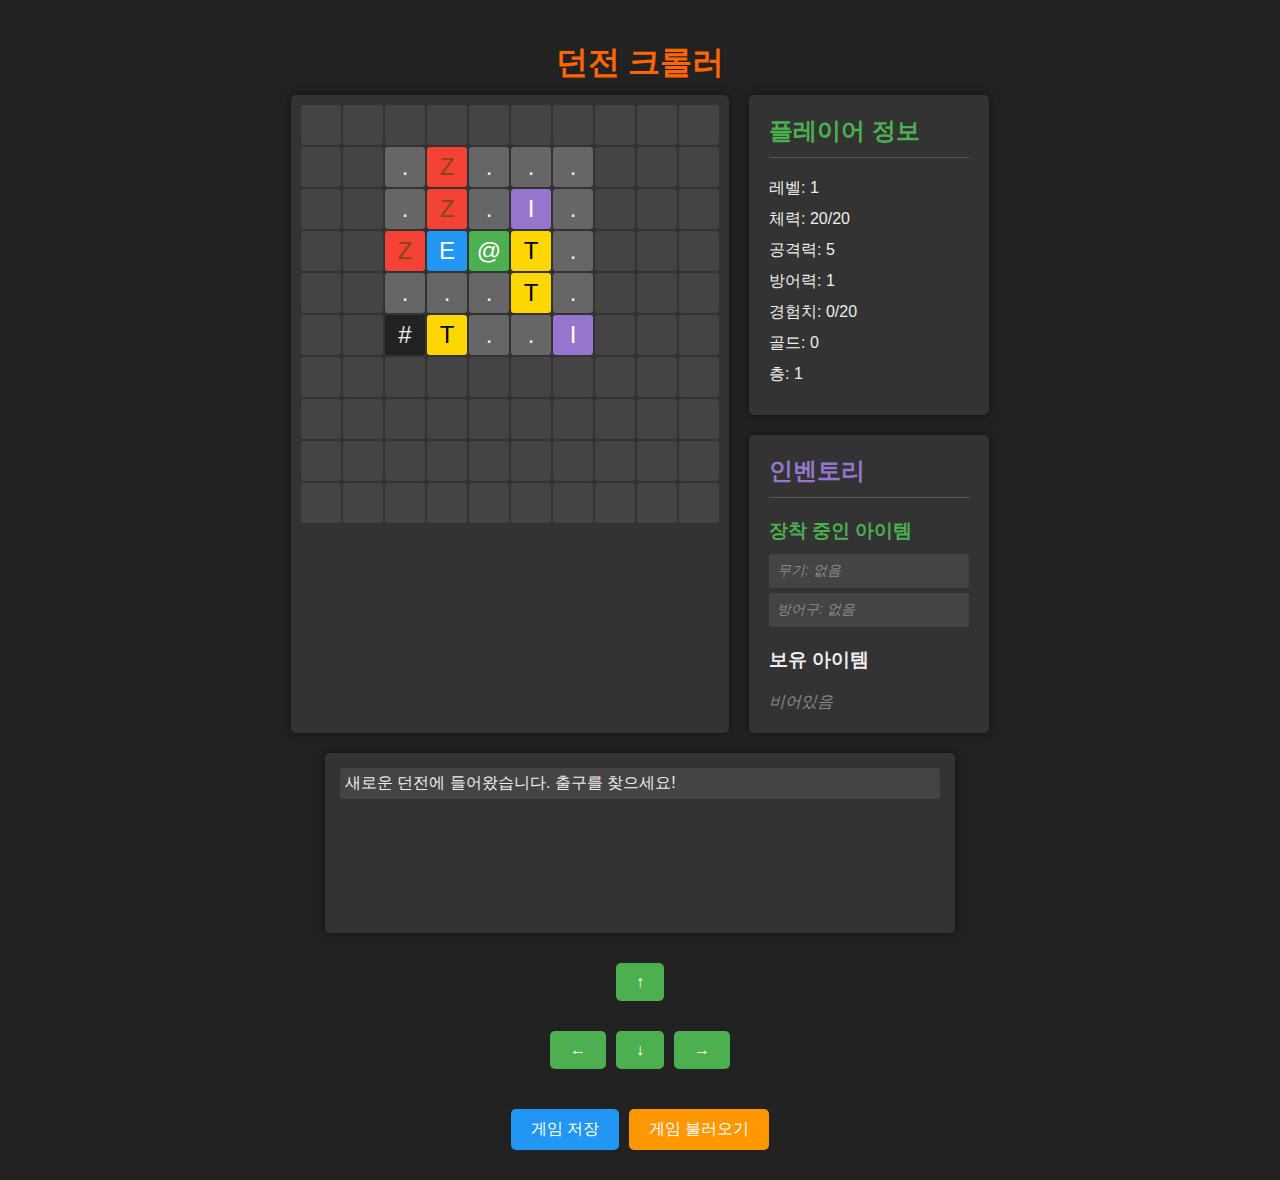
<file: world_mab_sample.html>
<!DOCTYPE html>
<html lang="ko">
<head>
    <meta charset="UTF-8">
    <title>간단한 던전 크롤러</title>
    <style>
        body {
            font-family: 'Arial', sans-serif;
            display: flex;
            flex-direction: column;
            align-items: center;
            background-color: #222;
            color: #eee;
            margin: 0;
            padding: 20px;
        }
        h1 {
            color: #ff6600;
            margin-bottom: 10px;
        }
        .game-container {
            display: flex;
            gap: 20px;
            margin-bottom: 20px;
        }
        .dungeon {
            display: grid;
            grid-template-columns: repeat(10, 40px);
            grid-template-rows: repeat(10, 40px);
            gap: 2px;
            background-color: #333;
            padding: 10px;
            border-radius: 5px;
            box-shadow: 0 0 10px rgba(0, 0, 0, 0.5);
        }
        .cell {
            width: 40px;
            height: 40px;
            display: flex;
            justify-content: center;
            align-items: center;
            font-size: 24px;
            background-color: #444;
            border-radius: 3px;
            transition: all 0.2s;
        }
        .wall {
            background-color: #222;
        }
        .player {
            background-color: #4CAF50;
            color: white;
        }
        .monster {
            background-color: #f44336;
            color: white;
        }
        .treasure {
            background-color: #FFD700;
            color: black;
        }
        .item {
            background-color: #9575CD;
            color: white;
        }
        .exit {
            background-color: #2196F3;
            color: white;
        }
        .empty {
            background-color: #666;
        }
        .fog {
            background-color: #444;
            color: #444;
        }
        .stats {
            background-color: #333;
            padding: 20px;
            border-radius: 5px;
            min-width: 200px;
            box-shadow: 0 0 10px rgba(0, 0, 0, 0.5);
        }
        .stats h2 {
            color: #4CAF50;
            margin-top: 0;
            border-bottom: 1px solid #555;
            padding-bottom: 10px;
        }
        .stats div {
            margin-bottom: 10px;
        }
        .inventory {
            background-color: #333;
            padding: 20px;
            border-radius: 5px;
            min-width: 200px;
            box-shadow: 0 0 10px rgba(0, 0, 0, 0.5);
            margin-top: 20px;
        }
        .inventory h2 {
            color: #9575CD;
            margin-top: 0;
            border-bottom: 1px solid #555;
            padding-bottom: 10px;
        }
        .inventory-slot {
            background-color: #444;
            padding: 8px;
            margin-bottom: 5px;
            border-radius: 3px;
            cursor: pointer;
            display: flex;
            justify-content: space-between;
            align-items: center;
        }
        .inventory-slot:hover {
            background-color: #555;
        }
        .inventory-slot.equipped {
            background-color: #2a5434;
            border: 1px solid #4CAF50;
        }
        .equipped-items {
            margin-bottom: 20px;
        }
        .equipped-items h3 {
            color: #4CAF50;
            margin-bottom: 10px;
        }
        .equipped-slot {
            background-color: #444;
            padding: 8px;
            margin-bottom: 5px;
            border-radius: 3px;
            font-size: 14px;
        }
        .equipped-slot.empty {
            color: #888;
            font-style: italic;
        }
        .message-log {
            background-color: #333;
            padding: 15px;
            border-radius: 5px;
            width: 100%;
            max-width: 600px;
            height: 150px;
            overflow-y: auto;
            box-shadow: 0 0 10px rgba(0, 0, 0, 0.5);
        }
        .message {
            margin-bottom: 5px;
            padding: 5px;
            border-radius: 3px;
        }
        .message.info {
            background-color: #444;
        }
        .message.combat {
            background-color: #541212;
        }
        .message.treasure {
            background-color: #5f4b00;
        }
        .message.item {
            background-color: #3d3051;
        }
        .message.level {
            background-color: #1a472a;
        }
        button {
            background-color: #4CAF50;
            color: white;
            border: none;
            padding: 10px 20px;
            margin: 10px 0;
            border-radius: 5px;
            cursor: pointer;
            font-size: 16px;
            transition: background-color 0.3s;
        }
        button:hover {
            background-color: #45a049;
        }
        .controls {
            display: flex;
            flex-direction: column;
            align-items: center;
            gap: 10px;
            margin-top: 20px;
        }
        .controls-row {
            display: flex;
            gap: 10px;
        }
    </style>
</head>
<body>
    <h1>던전 크롤러</h1>
    <div class="game-container">
        <div class="dungeon" id="dungeon"></div>
        
        <div>
            <div class="stats">
                <h2>플레이어 정보</h2>
                <div>레벨: <span id="level">1</span></div>
                <div>체력: <span id="health">20</span>/<span id="maxHealth">20</span></div>
                <div>공격력: <span id="attack">5</span> <span id="weaponBonus"></span></div>
                <div>방어력: <span id="defense">1</span> <span id="armorBonus"></span></div>
                <div>경험치: <span id="exp">0</span>/<span id="expNeeded">20</span></div>
                <div>골드: <span id="gold">0</span></div>
                <div>층: <span id="floor">1</span></div>
            </div>
            
            <div class="inventory">
                <h2>인벤토리</h2>
                <div class="equipped-items">
                    <h3>장착 중인 아이템</h3>
                    <div class="equipped-slot" id="equipped-weapon">무기: 없음</div>
                    <div class="equipped-slot" id="equipped-armor">방어구: 없음</div>
                </div>
                <h3>보유 아이템</h3>
                <div id="inventory-items"></div>
            </div>
        </div>
    </div>
    
    <div class="message-log" id="message-log"></div>
    
    <div class="controls">
    <div class="controls-row">
        <button id="up">↑</button>
    </div>
    <div class="controls-row">
        <button id="left">←</button>
        <button id="down">↓</button>
        <button id="right">→</button>
    </div>
    <div class="controls-row" style="margin-top: 10px;">
        <button id="save-game" style="background-color: #2196F3;">게임 저장</button>
        <button id="load-game" style="background-color: #FF9800;">게임 불러오기</button>
    </div>
</div>

    <script>
        // 아이템 타입 정의
        const ITEM_TYPES = {
            WEAPON: 'weapon',
            ARMOR: 'armor',
            POTION: 'potion'
        };

        // 몬스터 타입 정의
        const MONSTER_TYPES = {
            ZOMBIE: {
                name: '좀비',
                icon: 'Z',
                color: '#8B4513',
                baseHealth: 8,
                baseAttack: 3,
                baseDefense: 1,
                baseExp: 6,
                baseGold: 3,
                speed: 0.5,
                range: 1,
                special: 'slow'
            },
            GOBLIN: {
                name: '고블린',
                icon: 'G',
                color: '#32CD32',
                baseHealth: 4,
                baseAttack: 2,
                baseDefense: 0,
                baseExp: 4,
                baseGold: 5,
                speed: 1.5,
                range: 1,
                special: 'fast'
            },
            ARCHER: {
                name: '궁수',
                icon: 'A',
                color: '#DAA520',
                baseHealth: 5,
                baseAttack: 4,
                baseDefense: 1,
                baseExp: 8,
                baseGold: 7,
                speed: 1,
                range: 3,
                special: 'ranged'
            },
            WIZARD: {
                name: '마법사',
                icon: 'W',
                color: '#9932CC',
                baseHealth: 3,
                baseAttack: 6,
                baseDefense: 0,
                baseExp: 10,
                baseGold: 10,
                speed: 1,
                range: 4,
                special: 'magic'
            },
            ORC: {
                name: '오크 전사',
                icon: 'O',
                color: '#B22222',
                baseHealth: 12,
                baseAttack: 5,
                baseDefense: 3,
                baseExp: 15,
                baseGold: 12,
                speed: 0.8,
                range: 1,
                special: 'strong'
            },
            BOSS: {
                name: '던전 보스',
                icon: '★',
                color: '#FF4500',
                baseHealth: 30,
                baseAttack: 8,
                baseDefense: 5,
                baseExp: 50,
                baseGold: 50,
                speed: 1,
                range: 2,
                special: 'boss'
            }
        };

        // 아이템 데이터베이스
        const ITEMS = {
            // 무기
            shortSword: {
                name: '단검',
                type: ITEM_TYPES.WEAPON,
                attack: 2,
                price: 10,
                level: 1,
                icon: '⚔️'
            },
            longSword: {
                name: '장검',
                type: ITEM_TYPES.WEAPON,
                attack: 4,
                price: 25,
                level: 2,
                icon: '🗡️'
            },
            magicSword: {
                name: '마법검',
                type: ITEM_TYPES.WEAPON,
                attack: 6,
                price: 50,
                level: 3,
                icon: '✨'
            },
            
            // 방어구
            leatherArmor: {
                name: '가죽 갑옷',
                type: ITEM_TYPES.ARMOR,
                defense: 2,
                price: 15,
                level: 1,
                icon: '🛡️'
            },
            chainMail: {
                name: '사슬 갑옷',
                type: ITEM_TYPES.ARMOR,
                defense: 4,
                price: 35,
                level: 2,
                icon: '🛡️'
            },
            plateArmor: {
                name: '판금 갑옷',
                type: ITEM_TYPES.ARMOR,
                defense: 6,
                price: 60,
                level: 3,
                icon: '🛡️'
            },
            
            // 포션
            healthPotion: {
                name: '체력 포션',
                type: ITEM_TYPES.POTION,
                healing: 10,
                price: 5,
                level: 1,
                icon: '🧪'
            },
            greaterHealthPotion: {
                name: '대형 체력 포션',
                type: ITEM_TYPES.POTION,
                healing: 25,
                price: 15,
                level: 2,
                icon: '🧪'
            }
        };

        // 게임 상태
        const gameState = {
            dungeon: [],
            fogOfWar: [],
            player: {
                x: 0,
                y: 0,
                level: 1,
                maxHealth: 20,
                health: 20,
                attack: 5,
                defense: 1,
                exp: 0,
                expNeeded: 20,
                gold: 0,
                inventory: [],
                equipped: {
                    weapon: null,
                    armor: null
                }
            },
            monsters: [],
            treasures: [],
            items: [],
            exitLocation: { x: 0, y: 0 },
            floor: 1,
            dungeonSize: 10
        };

        // 아이템 생성 함수
        function createItem(itemKey, x, y) {
            const itemData = ITEMS[itemKey];
            return {
                id: Math.random().toString(36).substr(2, 9),
                key: itemKey,
                name: itemData.name,
                type: itemData.type,
                x: x,
                y: y,
                ...itemData
            };
        }

        // 인벤토리에 아이템 추가
        function addToInventory(item) {
            gameState.player.inventory.push(item);
            updateInventoryDisplay();
        }

        // 아이템 장착
        function equipItem(item) {
            if (item.type === ITEM_TYPES.WEAPON) {
                if (gameState.player.equipped.weapon) {
                    // 기존 장착 아이템을 인벤토리로
                    addToInventory(gameState.player.equipped.weapon);
                }
                gameState.player.equipped.weapon = item;
                addMessage(`${item.name}을(를) 장착했습니다. 공격력 +${item.attack}`, 'item');
            } else if (item.type === ITEM_TYPES.ARMOR) {
                if (gameState.player.equipped.armor) {
                    // 기존 장착 아이템을 인벤토리로
                    addToInventory(gameState.player.equipped.armor);
                }
                gameState.player.equipped.armor = item;
                addMessage(`${item.name}을(를) 장착했습니다. 방어력 +${item.defense}`, 'item');
            }
            
            // 인벤토리에서 제거
            const index = gameState.player.inventory.findIndex(i => i.id === item.id);
            if (index !== -1) {
                gameState.player.inventory.splice(index, 1);
            }
            
            updateInventoryDisplay();
            updateStats();
        }

        // 아이템 사용
        function useItem(item) {
            if (item.type === ITEM_TYPES.POTION) {
                if (gameState.player.health < gameState.player.maxHealth) {
                    const healAmount = Math.min(item.healing, gameState.player.maxHealth - gameState.player.health);
                    gameState.player.health += healAmount;
                    addMessage(`${item.name}을(를) 사용하여 체력을 ${healAmount} 회복했습니다.`, 'item');
                    
                    // 인벤토리에서 제거
                    const index = gameState.player.inventory.findIndex(i => i.id === item.id);
                    if (index !== -1) {
                        gameState.player.inventory.splice(index, 1);
                    }
                    
                    updateInventoryDisplay();
                    updateStats();
                } else {
                    addMessage('이미 체력이 가득 찼습니다.', 'info');
                }
            }
        }

        // 인벤토리 화면 업데이트
        function updateInventoryDisplay() {
            const inventoryItems = document.getElementById('inventory-items');
            inventoryItems.innerHTML = '';
            
            // 장착 아이템 표시
            const weaponSlot = document.getElementById('equipped-weapon');
            const armorSlot = document.getElementById('equipped-armor');
            
            if (gameState.player.equipped.weapon) {
                weaponSlot.textContent = `무기: ${gameState.player.equipped.weapon.name} (+${gameState.player.equipped.weapon.attack})`;
                weaponSlot.className = 'equipped-slot';
            } else {
                weaponSlot.textContent = '무기: 없음';
                weaponSlot.className = 'equipped-slot empty';
            }
            
            if (gameState.player.equipped.armor) {
                armorSlot.textContent = `방어구: ${gameState.player.equipped.armor.name} (+${gameState.player.equipped.armor.defense})`;
                armorSlot.className = 'equipped-slot';
            } else {
                armorSlot.textContent = '방어구: 없음';
                armorSlot.className = 'equipped-slot empty';
            }
            
            // 인벤토리 아이템 표시
            gameState.player.inventory.forEach(item => {
                const slot = document.createElement('div');
                slot.className = 'inventory-slot';
                
                let itemText = `${item.icon} ${item.name}`;
                if (item.type === ITEM_TYPES.WEAPON) {
                    itemText += ` (+${item.attack} 공격력)`;
                } else if (item.type === ITEM_TYPES.ARMOR) {
                    itemText += ` (+${item.defense} 방어력)`;
                } else if (item.type === ITEM_TYPES.POTION) {
                    itemText += ` (+${item.healing} 체력)`;
                }
                
                slot.innerHTML = `<span>${itemText}</span>`;
                
                // 클릭 이벤트
                slot.addEventListener('click', () => {
                    if (item.type === ITEM_TYPES.WEAPON || item.type === ITEM_TYPES.ARMOR) {
                        equipItem(item);
                    } else if (item.type === ITEM_TYPES.POTION) {
                        useItem(item);
                    }
                });
                
                inventoryItems.appendChild(slot);
            });
            
            if (gameState.player.inventory.length === 0) {
                inventoryItems.innerHTML = '<div style="color: #888; font-style: italic;">비어있음</div>';
            }
        }

        // 던전 생성 함수
        function generateDungeon() {
            // 던전 초기화
            gameState.dungeon = Array(gameState.dungeonSize).fill().map(() => Array(gameState.dungeonSize).fill('wall'));
            gameState.fogOfWar = Array(gameState.dungeonSize).fill().map(() => Array(gameState.dungeonSize).fill(true));
            gameState.monsters = [];
            gameState.treasures = [];
            gameState.items = [];
            
            // 던전 레이아웃 생성 (간단한 랜덤 룸 생성)
            const rooms = [];
            const roomCount = 3 + Math.floor(Math.random() * 3); // 3-5개의 방
            
            for (let i = 0; i < roomCount; i++) {
                const roomWidth = 3 + Math.floor(Math.random() * 3);
                const roomHeight = 3 + Math.floor(Math.random() * 3);
                const roomX = 1 + Math.floor(Math.random() * (gameState.dungeonSize - roomWidth - 2));
                const roomY = 1 + Math.floor(Math.random() * (gameState.dungeonSize - roomHeight - 2));
                
                rooms.push({ x: roomX, y: roomY, width: roomWidth, height: roomHeight });
                
                // 방 안을 빈 공간으로 채우기
                for (let y = roomY; y < roomY + roomHeight; y++) {
                    for (let x = roomX; x < roomX + roomWidth; x++) {
                        gameState.dungeon[y][x] = 'empty';
                    }
                }
            }
            
            // 방들을 연결하는 복도 생성
            for (let i = 0; i < rooms.length - 1; i++) {
                const room1 = rooms[i];
                const room2 = rooms[i + 1];
                
                // 방의 중심 좌표
                const x1 = Math.floor(room1.x + room1.width / 2);
                const y1 = Math.floor(room1.y + room1.height / 2);
                const x2 = Math.floor(room2.x + room2.width / 2);
                const y2 = Math.floor(room2.y + room2.height / 2);
                
                // 수평 복도
                const minX = Math.min(x1, x2);
                const maxX = Math.max(x1, x2);
                for (let x = minX; x <= maxX; x++) {
                    gameState.dungeon[y1][x] = 'empty';
                }
                
                // 수직 복도
                const minY = Math.min(y1, y2);
                const maxY = Math.max(y1, y2);
                for (let y = minY; y <= maxY; y++) {
                    gameState.dungeon[y][x2] = 'empty';
                }
            }
            
            // 플레이어 위치 설정 (첫 번째 방의 중앙)
            const startRoom = rooms[0];
            gameState.player.x = Math.floor(startRoom.x + startRoom.width / 2);
            gameState.player.y = Math.floor(startRoom.y + startRoom.height / 2);
            
            // 출구 위치 설정 (마지막 방의 중앙)
            const exitRoom = rooms[rooms.length - 1];
            gameState.exitLocation = {
                x: Math.floor(exitRoom.x + exitRoom.width / 2),
                y: Math.floor(exitRoom.y + exitRoom.height / 2)
            };
            gameState.dungeon[gameState.exitLocation.y][gameState.exitLocation.x] = 'exit';
            
            // 몬스터 타입별 가중치 (층수에 따라 변화)
            const getMonsterTypeWeights = () => {
                const weights = {
                    ZOMBIE: 10,
                    GOBLIN: 10,
                    ARCHER: Math.max(0, (gameState.floor - 1) * 5),
                    WIZARD: Math.max(0, (gameState.floor - 2) * 3),
                    ORC: Math.max(0, (gameState.floor - 3) * 4),
                };
                return weights;
            };
            
            // 가중치 기반 랜덤 몬스터 타입 선택
            const selectMonsterType = (isSpecial = false) => {
                if (isSpecial && gameState.floor >= 5 && Math.random() < 0.2) {
                    return 'BOSS';
                }
                
                const weights = getMonsterTypeWeights();
                const totalWeight = Object.values(weights).reduce((a, b) => a + b, 0);
                let random = Math.random() * totalWeight;
                
                for (const [type, weight] of Object.entries(weights)) {
                    random -= weight;
                    if (random <= 0) return type;
                }
                return 'ZOMBIE'; // 기본값
            };
            
            // 몬스터 배치
            const monsterCount = 3 + Math.floor(gameState.floor * 1.5);
            let monstersPlaced = 0;
            
            while (monstersPlaced < monsterCount) {
                const x = Math.floor(Math.random() * gameState.dungeonSize);
                const y = Math.floor(Math.random() * gameState.dungeonSize);
                
                // 빈 공간이고 플레이어나 출구가 없는 위치에만 몬스터 배치
                if (gameState.dungeon[y][x] === 'empty' && 
                    !(y === gameState.player.y && x === gameState.player.x) &&
                    !(y === gameState.exitLocation.y && x === gameState.exitLocation.x)) {
                    
                    gameState.dungeon[y][x] = 'monster';
                    
                    // 몬스터 타입 선택 (마지막 몬스터는 특별한 몬스터일 가능성)
                    const isLastMonster = (monstersPlaced === monsterCount - 1);
                    const monsterType = selectMonsterType(isLastMonster);
                    const monsterTemplate = MONSTER_TYPES[monsterType];
                    const monsterLevel = Math.max(1, gameState.floor - 1 + Math.floor(Math.random() * 3));
                    
                    gameState.monsters.push({
                        x: x,
                        y: y,
                        type: monsterType,
                        name: monsterTemplate.name,
                        icon: monsterTemplate.icon,
                        color: monsterTemplate.color,
                        health: monsterTemplate.baseHealth + monsterLevel * 2,
                        maxHealth: monsterTemplate.baseHealth + monsterLevel * 2,
                        attack: monsterTemplate.baseAttack + monsterLevel,
                        defense: monsterTemplate.baseDefense + Math.floor(monsterLevel / 2),
                        exp: monsterTemplate.baseExp + monsterLevel * 2,
                        gold: monsterTemplate.baseGold + Math.floor(monsterLevel * 2 + Math.random() * 5),
                        speed: monsterTemplate.speed,
                        range: monsterTemplate.range,
                        special: monsterTemplate.special,
                        lootChance: 0.3 + gameState.floor * 0.05,
                        hasActed: false // 턴 행동 여부
                    });
                    
                    monstersPlaced++;
                }
            }
            
            // 보물 배치
            const treasureCount = 2 + Math.floor(Math.random() * 3);
            let treasuresPlaced = 0;
            
            while (treasuresPlaced < treasureCount) {
                const x = Math.floor(Math.random() * gameState.dungeonSize);
                const y = Math.floor(Math.random() * gameState.dungeonSize);
                
                // 빈 공간이고 플레이어, 몬스터, 출구가 없는 위치에만 보물 배치
                if (gameState.dungeon[y][x] === 'empty' && 
                    !(y === gameState.player.y && x === gameState.player.x) &&
                    !(y === gameState.exitLocation.y && x === gameState.exitLocation.x) &&
                    !gameState.monsters.some(m => m.x === x && m.y === y)) {
                    
                    gameState.dungeon[y][x] = 'treasure';
                    
                    const treasureValue = Math.floor((gameState.floor * 5) + (Math.random() * gameState.floor * 5));
                    gameState.treasures.push({
                        x: x,
                        y: y,
                        gold: treasureValue
                    });
                    
                    treasuresPlaced++;
                }
            }
            
            // 아이템 배치
            const itemCount = 1 + Math.floor(Math.random() * (1 + gameState.floor * 0.5));
            let itemsPlaced = 0;
            
            while (itemsPlaced < itemCount) {
                const x = Math.floor(Math.random() * gameState.dungeonSize);
                const y = Math.floor(Math.random() * gameState.dungeonSize);
                
                // 빈 공간이고 다른 오브젝트가 없는 위치에만 아이템 배치
                if (gameState.dungeon[y][x] === 'empty' && 
                    !(y === gameState.player.y && x === gameState.player.x) &&
                    !(y === gameState.exitLocation.y && x === gameState.exitLocation.x) &&
                    !gameState.monsters.some(m => m.x === x && m.y === y) &&
                    !gameState.treasures.some(t => t.x === x && t.y === y)) {
                    
                    gameState.dungeon[y][x] = 'item';
                    
                    // 랜덤 아이템 선택
                    const itemKeys = Object.keys(ITEMS);
                    const availableItems = itemKeys.filter(key => 
                        ITEMS[key].level <= Math.ceil(gameState.floor / 2)
                    );
                    const randomItemKey = availableItems[Math.floor(Math.random() * availableItems.length)];
                    
                    const item = createItem(randomItemKey, x, y);
                    gameState.items.push(item);
                    
                    itemsPlaced++;
                }
            }
            
            // 플레이어 주변의 시야 업데이트
            updateFogOfWar();
            renderDungeon();
            updateStats();
            updateInventoryDisplay();
            addMessage("새로운 던전에 들어왔습니다. 출구를 찾으세요!", "info");
        }
        
        // 던전 렌더링
        function renderDungeon() {
            const dungeonElement = document.getElementById('dungeon');
            dungeonElement.innerHTML = '';
            
            for (let y = 0; y < gameState.dungeonSize; y++) {
                for (let x = 0; x < gameState.dungeonSize; x++) {
                    const cell = document.createElement('div');
                    cell.className = 'cell';
                    
                    // 시야에 가려진 영역
                    if (gameState.fogOfWar[y][x]) {
                        cell.classList.add('fog');
                    } else {
                        // 플레이어 위치
                        if (x === gameState.player.x && y === gameState.player.y) {
                            cell.classList.add('player');
                            cell.textContent = '@';
                        } else {
                            // 다른 던전 요소들
                            const cellType = gameState.dungeon[y][x];
                            cell.classList.add(cellType);
                            
                            switch (cellType) {
                                case 'wall':
                                    cell.textContent = '#';
                                    break;
                                case 'monster':
                                    // 몬스터 타입에 따른 아이콘과 색상
                                    const monster = gameState.monsters.find(m => m.x === x && m.y === y);
                                    if (monster) {
                                        cell.textContent = monster.icon;
                                        cell.style.color = monster.color;
                                    } else {
                                        cell.textContent = 'M';
                                    }
                                    break;
                                case 'treasure':
                                    cell.textContent = 'T';
                                    break;
                                case 'item':
                                    cell.textContent = 'I';
                                    break;
                                case 'exit':
                                    cell.textContent = 'E';
                                    break;
                                default:
                                    cell.textContent = '.';
                            }
                        }
                    }
                    
                    dungeonElement.appendChild(cell);
                }
            }
        }
        
        // 시야 업데이트
        function updateFogOfWar() {
            const viewRange = 2;
            const { x, y } = gameState.player;
            
            for (let dy = -viewRange; dy <= viewRange; dy++) {
                for (let dx = -viewRange; dx <= viewRange; dx++) {
                    const newY = y + dy;
                    const newX = x + dx;
                    
                    if (newY >= 0 && newY < gameState.dungeonSize && 
                        newX >= 0 && newX < gameState.dungeonSize) {
                        gameState.fogOfWar[newY][newX] = false;
                    }
                }
            }
        }
        
        // 거리 계산 함수
        function getDistance(x1, y1, x2, y2) {
            return Math.abs(x1 - x2) + Math.abs(y1 - y2);
        }

        // 시야 체크 함수
        function hasLineOfSight(x1, y1, x2, y2) {
            const dx = Math.abs(x2 - x1);
            const dy = Math.abs(y2 - y1);
            const sx = x1 < x2 ? 1 : -1;
            const sy = y1 < y2 ? 1 : -1;
            let err = dx - dy;
            let x = x1;
            let y = y1;

            while (x !== x2 || y !== y2) {
                if (x !== x1 || y !== y1) {
                    if (gameState.dungeon[y][x] === 'wall') {
                        return false;
                    }
                }
                const e2 = 2 * err;
                if (e2 > -dy) {
                    err -= dy;
                    x += sx;
                }
                if (e2 < dx) {
                    err += dx;
                    y += sy;
                }
            }
            return true;
        }

        // 몬스터 공격 함수
        function monsterAttack(monster) {
            const distance = getDistance(monster.x, monster.y, gameState.player.x, gameState.player.y);
            
            // 사거리 내에 있고 시야가 확보되면 공격
            if (distance <= monster.range && hasLineOfSight(monster.x, monster.y, gameState.player.x, gameState.player.y)) {
                let totalDefense = gameState.player.defense;
                if (gameState.player.equipped.armor) {
                    totalDefense += gameState.player.equipped.armor.defense;
                }
                
                const damage = Math.max(1, monster.attack - totalDefense);
                gameState.player.health -= damage;
                
                let attackType = monster.special === 'magic' ? '마법 공격' : 
                               monster.special === 'ranged' ? '원거리 공격' :
                               '공격';
                
                addMessage(`${monster.name}이(가) ${attackType}으로 ${damage}의 피해를 입혔습니다!`, "combat");
                
                // 플레이어 사망 체크
                if (gameState.player.health <= 0) {
                    handlePlayerDeath();
                    return true;
                }
            }
            return false;
        }

        // 몬스터 이동 함수
        function moveMonster(monster) {
            if (monster.hasActed) return;
            
            const distance = getDistance(monster.x, monster.y, gameState.player.x, gameState.player.y);
            
            // 공격 범위 내면 공격
            if (distance <= monster.range && hasLineOfSight(monster.x, monster.y, gameState.player.x, gameState.player.y)) {
                monsterAttack(monster);
                monster.hasActed = true;
                return;
            }
            
            // 플레이어를 추적 (시야 범위 내에서만)
            if (distance <= 5 && hasLineOfSight(monster.x, monster.y, gameState.player.x, gameState.player.y)) {
                const dx = Math.sign(gameState.player.x - monster.x);
                const dy = Math.sign(gameState.player.y - monster.y);
                
                let newX = monster.x;
                let newY = monster.y;
                
                // 대각선 이동보다 직선 이동 우선
                if (Math.random() < 0.5) {
                    if (dx !== 0) newX += dx;
                    else if (dy !== 0) newY += dy;
                } else {
                    if (dy !== 0) newY += dy;
                    else if (dx !== 0) newX += dx;
                }
                
                // 이동 가능한지 체크
                if (newX >= 0 && newX < gameState.dungeonSize && 
                    newY >= 0 && newY < gameState.dungeonSize &&
                    gameState.dungeon[newY][newX] === 'empty' &&
                    !(newX === gameState.player.x && newY === gameState.player.y) &&
                    !gameState.monsters.some(m => m.x === newX && m.y === newY)) {
                    
                    // 기존 위치를 빈 공간으로
                    gameState.dungeon[monster.y][monster.x] = 'empty';
                    
                    // 새 위치로 이동
                    monster.x = newX;
                    monster.y = newY;
                    gameState.dungeon[newY][newX] = 'monster';
                }
            }
            
            monster.hasActed = true;
        }

        // 플레이어 이동
        function movePlayer(dx, dy) {
            const newX = gameState.player.x + dx;
            const newY = gameState.player.y + dy;
            
            // 맵 범위를 벗어나지 않았는지 확인
            if (newX < 0 || newX >= gameState.dungeonSize || newY < 0 || newY >= gameState.dungeonSize) {
                return;
            }
            
            const targetCell = gameState.dungeon[newY][newX];
            
            // 벽은 통과할 수 없음
            if (targetCell === 'wall') {
                return;
            }
            
            // 몬스터와 전투
            if (targetCell === 'monster') {
                // 몬스터 찾기
                const monsterIndex = gameState.monsters.findIndex(m => m.x === newX && m.y === newY);
                if (monsterIndex !== -1) {
                    const monster = gameState.monsters[monsterIndex];
                    
                    // 전투 로직 - 장비 보너스 적용
                    let totalAttack = gameState.player.attack;
                    if (gameState.player.equipped.weapon) {
                        totalAttack += gameState.player.equipped.weapon.attack;
                    }
                    
                    const playerDamage = Math.max(1, totalAttack - monster.defense);
                    monster.health -= playerDamage;
                    
                    addMessage(`${monster.name}에게 ${playerDamage}의 피해를 입혔습니다!`, "combat");
                    
                    // 몬스터가 죽었는지 확인
                    if (monster.health <= 0) {
                        addMessage(`${monster.name}을(를) 처치했습니다! ${monster.exp} 경험치와 ${monster.gold} 골드를 얻었습니다.`, "combat");
                        
                        // 경험치와 골드 획득
                        gameState.player.exp += monster.exp;
                        gameState.player.gold += monster.gold;
                        
                        // 보스 처치 시 특별 보상
                        if (monster.special === 'boss') {
                            addMessage(`보스를 처치했습니다! 추가 보상을 획득합니다!`, "level");
                            gameState.player.gold += 100;
                            
                            // 보스는 항상 좋은 아이템 드롭
                            const bossItems = ['magicSword', 'plateArmor', 'greaterHealthPotion'];
                            const bossItemKey = bossItems[Math.floor(Math.random() * bossItems.length)];
                            const bossItem = createItem(bossItemKey, newX, newY);
                            gameState.items.push(bossItem);
                            gameState.dungeon[newY][newX] = 'item';
                            addMessage(`보스가 ${bossItem.name}을(를) 떨어뜨렸습니다!`, "item");
                        } else if (Math.random() < monster.lootChance) {
                            // 일반 아이템 드롭
                            const itemKeys = Object.keys(ITEMS);
                            const availableItems = itemKeys.filter(key => 
                                ITEMS[key].level <= Math.ceil(gameState.floor / 2 + 1)
                            );
                            const randomItemKey = availableItems[Math.floor(Math.random() * availableItems.length)];
                            
                            const droppedItem = createItem(randomItemKey, newX, newY);
                            gameState.items.push(droppedItem);
                            gameState.dungeon[newY][newX] = 'item';
                            
                            addMessage(`${monster.name}이(가) ${droppedItem.name}을(를) 떨어뜨렸습니다!`, "item");
                        } else {
                            gameState.dungeon[newY][newX] = 'empty';
                        }
                        
                        // 레벨업 체크
                        checkLevelUp();
                        
                        // 몬스터 제거
                        gameState.monsters.splice(monsterIndex, 1);
                        
                        // 플레이어 이동
                        if (gameState.dungeon[newY][newX] === 'empty') {
                            gameState.player.x = newX;
                            gameState.player.y = newY;
                        }
                    } else {
                        // 몬스터 반격
                        addMessage(`${monster.name}의 체력: ${monster.health}/${monster.maxHealth}`, "combat");
                    }
                }
            } 
            // 보물 획득
            else if (targetCell === 'treasure') {
                const treasureIndex = gameState.treasures.findIndex(t => t.x === newX && t.y === newY);
                if (treasureIndex !== -1) {
                    const treasure = gameState.treasures[treasureIndex];
                    
                    gameState.player.gold += treasure.gold;
                    addMessage(`보물을 발견했습니다! ${treasure.gold} 골드를 획득했습니다.`, "treasure");
                    
                    // 보물 제거
                    gameState.treasures.splice(treasureIndex, 1);
                    gameState.dungeon[newY][newX] = 'empty';
                    
                    // 플레이어 이동
                    gameState.player.x = newX;
                    gameState.player.y = newY;
                }
            }
            // 아이템 획득
            else if (targetCell === 'item') {
                const itemIndex = gameState.items.findIndex(i => i.x === newX && i.y === newY);
                if (itemIndex !== -1) {
                    const item = gameState.items[itemIndex];
                    
                    addToInventory(item);
                    addMessage(`${item.name}을(를) 획득했습니다!`, "item");
                    
                    // 아이템 제거
                    gameState.items.splice(itemIndex, 1);
                    gameState.dungeon[newY][newX] = 'empty';
                    
                    // 플레이어 이동
                    gameState.player.x = newX;
                    gameState.player.y = newY;
                }
            }
            // 출구
            else if (targetCell === 'exit') {
                // 다음 층으로 진행
                gameState.floor++;
                addMessage(`축하합니다! ${gameState.floor}층으로 내려갑니다.`, "level");
                
                // 체력 일부 회복
                const healAmount = Math.floor(gameState.player.maxHealth * 0.3);
                gameState.player.health = Math.min(gameState.player.maxHealth, gameState.player.health + healAmount);
                addMessage(`휴식을 취해 체력이 ${healAmount} 회복되었습니다.`, "info");
                
                // 새 던전 생성
                generateDungeon();
                return;
            }
            // 빈 공간 이동
            else {
                gameState.player.x = newX;
                gameState.player.y = newY;
            }
            
            // 플레이어 턴 종료 후 몬스터들의 턴
            processMonsterseTurn();
            
            // 시야 업데이트
updateFogOfWar();

// 화면 업데이트
renderDungeon();
updateStats();

// 자동 저장
autoSave();
        }

        // 몬스터들의 턴 처리
        function processMonsterseTurn() {
            // 모든 몬스터의 행동 플래그 초기화
            gameState.monsters.forEach(monster => {
                monster.hasActed = false;
            });
            
            // 속도에 따라 몬스터들 정렬 (빠른 몬스터부터)
            const sortedMonsters = [...gameState.monsters].sort((a, b) => b.speed - a.speed);
            
            // 각 몬스터의 행동 처리
            sortedMonsters.forEach(monster => {
                // 속도에 따라 여러 번 행동 가능
                const actionCount = Math.floor(monster.speed);
                const extraActionChance = monster.speed - actionCount;
                
                for (let i = 0; i < actionCount; i++) {
                    moveMonster(monster);
                }
                
                // 추가 행동 확률
                if (Math.random() < extraActionChance) {
                    moveMonster(monster);
                }
            });
        }
        
        // 플레이어 사망 처리
        function handlePlayerDeath() {
            addMessage("당신은 사망했습니다. 게임 오버!", "combat");
            // 1초 후 게임 재시작
            setTimeout(() => {
                resetGame();
            }, 1000);
        }
        
        // 게임 재시작
        function resetGame() {
            // 플레이어 상태 초기화
            gameState.player = {
                x: 0,
                y: 0,
                level: 1,
                maxHealth: 20,
                health: 20,
                attack: 5,
                defense: 1,
                exp: 0,
                expNeeded: 20,
                gold: 0,
                inventory: [],
                equipped: {
                    weapon: null,
                    armor: null
                }
            };
            gameState.floor = 1;
            
            // 메시지 초기화
            document.getElementById('message-log').innerHTML = '';
            addMessage("게임을 다시 시작합니다.", "info");
            
            // 새 던전 생성
            generateDungeon();
        }
        
        // 레벨업 체크
        function checkLevelUp() {
            if (gameState.player.exp >= gameState.player.expNeeded) {
                gameState.player.level++;
                gameState.player.exp -= gameState.player.expNeeded;
                gameState.player.expNeeded = Math.floor(gameState.player.expNeeded * 1.5);
                
                // 능력치 증가
                gameState.player.maxHealth += 5;
                gameState.player.health = gameState.player.maxHealth;
                gameState.player.attack += 2;
                gameState.player.defense += 1;
                
                addMessage(`레벨 업! 이제 당신은 레벨 ${gameState.player.level}입니다.`, "level");
                updateStats();
            }
        }
        
        // 메시지 추가
        function addMessage(text, type = "info") {
            const messageLog = document.getElementById('message-log');
            const message = document.createElement('div');
            message.className = `message ${type}`;
            message.textContent = text;
            messageLog.appendChild(message);
            messageLog.scrollTop = messageLog.scrollHeight;
        }
        
        // 스탯 업데이트
        function updateStats() {
            document.getElementById('level').textContent = gameState.player.level;
            document.getElementById('health').textContent = gameState.player.health;
            document.getElementById('maxHealth').textContent = gameState.player.maxHealth;
            document.getElementById('attack').textContent = gameState.player.attack;
            document.getElementById('defense').textContent = gameState.player.defense;
            document.getElementById('exp').textContent = gameState.player.exp;
            document.getElementById('expNeeded').textContent = gameState.player.expNeeded;
            document.getElementById('gold').textContent = gameState.player.gold;
            document.getElementById('floor').textContent = gameState.floor;
            
            // 장비 보너스 표시
            const weaponBonus = document.getElementById('weaponBonus');
            const armorBonus = document.getElementById('armorBonus');
            
            if (gameState.player.equipped.weapon) {
                weaponBonus.textContent = `(+${gameState.player.equipped.weapon.attack})`;
                weaponBonus.style.color = '#4CAF50';
            } else {
                weaponBonus.textContent = '';
            }
            
            if (gameState.player.equipped.armor) {
                armorBonus.textContent = `(+${gameState.player.equipped.armor.defense})`;
                armorBonus.style.color = '#4CAF50';
            } else {
                armorBonus.textContent = '';
            }
        }
        
        // 키보드 입력 이벤트
        document.addEventListener('keydown', (e) => {
            switch (e.key) {
                case 'ArrowUp':
                    movePlayer(0, -1);
                    break;
                case 'ArrowDown':
                    movePlayer(0, 1);
                    break;
                case 'ArrowLeft':
                    movePlayer(-1, 0);
                    break;
                case 'ArrowRight':
                    movePlayer(1, 0);
                    break;
            }
        });
        
        // 방향 버튼 이벤트
document.getElementById('up').addEventListener('click', () => movePlayer(0, -1));
document.getElementById('down').addEventListener('click', () => movePlayer(0, 1));
document.getElementById('left').addEventListener('click', () => movePlayer(-1, 0));
document.getElementById('right').addEventListener('click', () => movePlayer(1, 0));

// 게임 저장 함수
function saveGame() {
    // 깊은 복사를 통해 순환 참조 문제 해결
    const stateToCopy = JSON.parse(JSON.stringify(gameState));
    
    // localStorage에 저장
    localStorage.setItem('dungeonCrawlerSave', JSON.stringify(stateToCopy));
    addMessage("게임이 저장되었습니다.", "info");
}

// 게임 불러오기 함수
function loadGame() {
    const savedGame = localStorage.getItem('dungeonCrawlerSave');
    
    if (savedGame) {
        // 저장된 게임 상태 불러오기
        const loadedState = JSON.parse(savedGame);
        
        // 게임 상태 복원
        gameState.dungeon = loadedState.dungeon;
        gameState.fogOfWar = loadedState.fogOfWar;
        gameState.player = loadedState.player;
        gameState.monsters = loadedState.monsters;
        gameState.treasures = loadedState.treasures;
        gameState.items = loadedState.items;
        gameState.exitLocation = loadedState.exitLocation;
        gameState.floor = loadedState.floor;
        
        // UI 업데이트
        renderDungeon();
        updateStats();
        updateInventoryDisplay();
        addMessage("이전에 저장한 게임을 불러왔습니다.", "info");
    } else {
        addMessage("저장된 게임이 없습니다.", "info");
    }
}

// 자동 저장 함수
function autoSave() {
    saveGame();
}

// 저장/불러오기 버튼 이벤트
document.getElementById('save-game').addEventListener('click', saveGame);
document.getElementById('load-game').addEventListener('click', loadGame);

// 게임 초기화
generateDungeon();
    </script>
</body>
</html>
</file>
<file: css/style.css>

</file>
